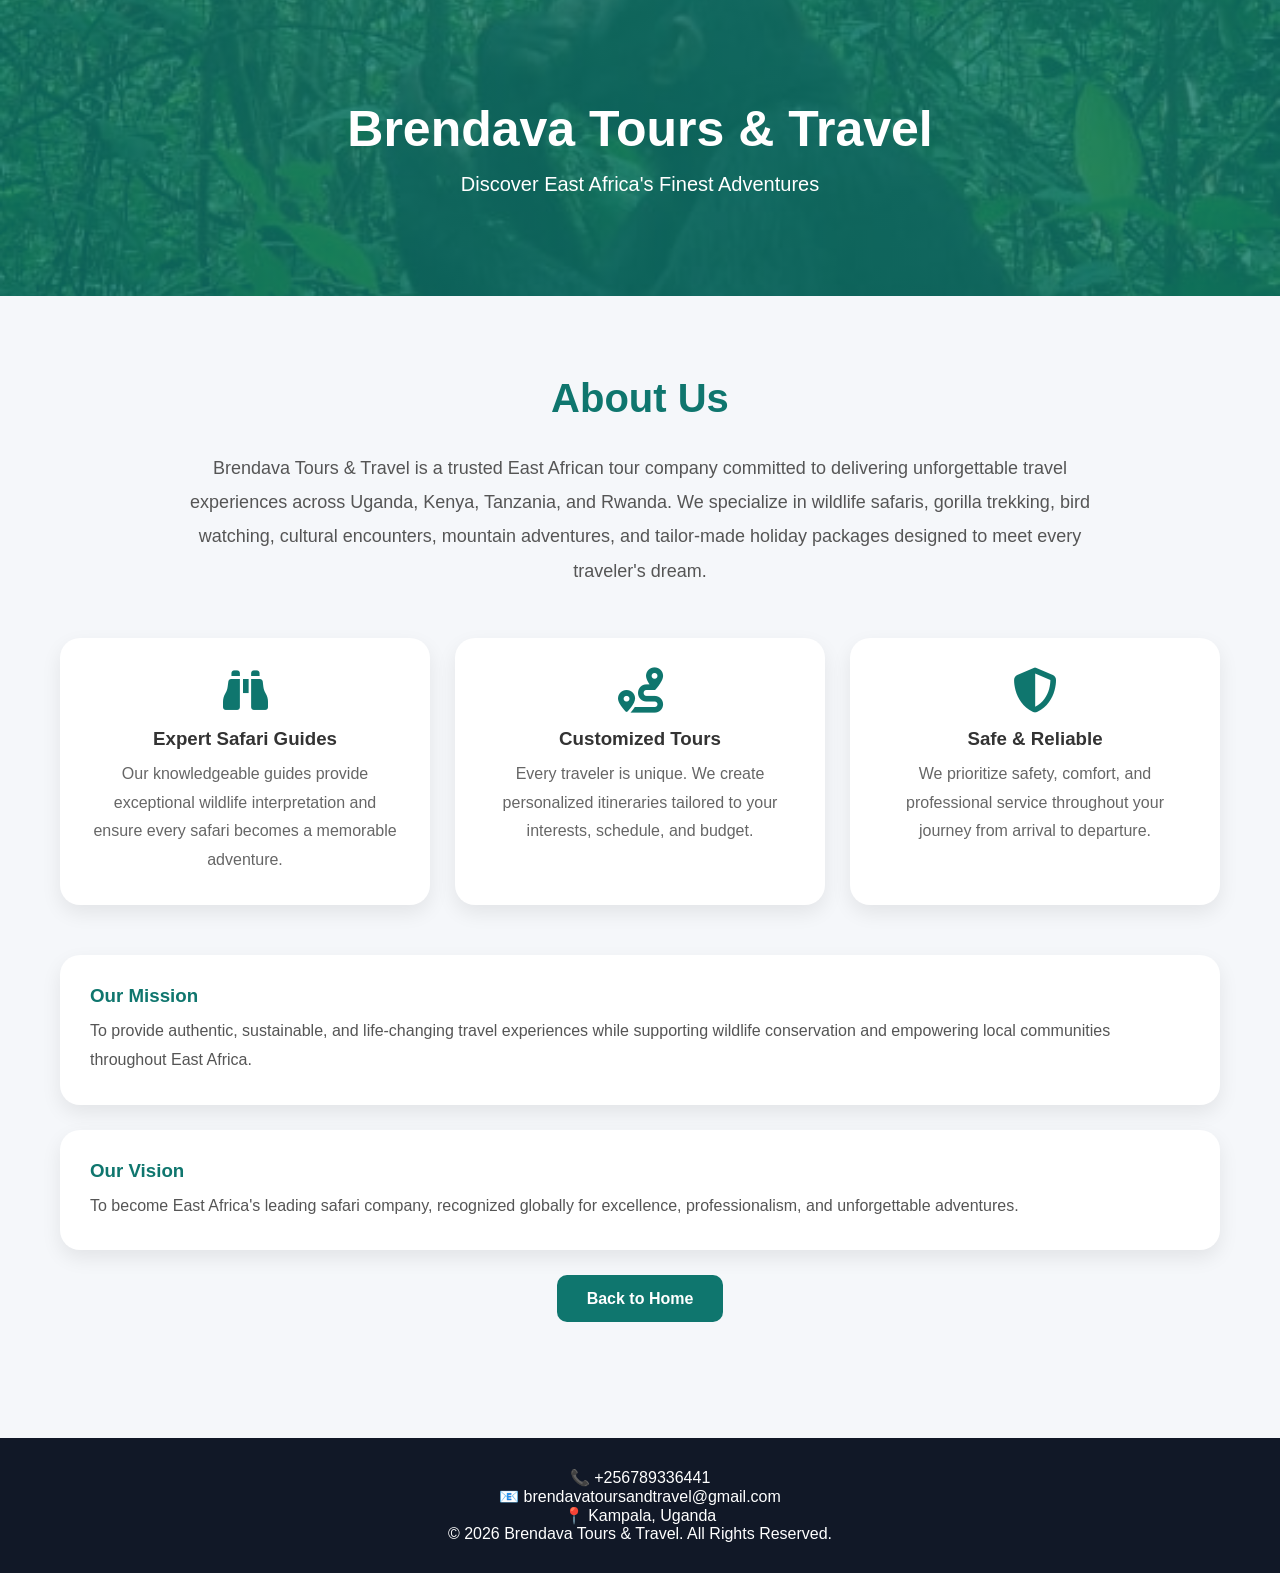
<file: about.html>
<!DOCTYPE html>
<html lang="en">
<head>
<meta charset="UTF-8">
<meta name="viewport" content="width=device-width, initial-scale=1.0">
<title>About Us | Brendava Tours & Travel</title>

<link rel="stylesheet" href="https://cdnjs.cloudflare.com/ajax/libs/font-awesome/6.5.0/css/all.min.css">

<style>
*{
    margin:0;
    padding:0;
    box-sizing:border-box;
}

body{
    font-family:Arial,sans-serif;
    background:#f5f7fa;
    color:#333;
}

header{
    background:linear-gradient(rgba(15,118,110,.8),rgba(15,118,110,.8)),
    url('e41f3c80-4431-44a8-bae2-1b7edfdc10a4.jpeg');
    background-size:cover;
    background-position:center;
    color:white;
    text-align:center;
    padding:100px 20px;
}

header h1{
    font-size:50px;
    margin-bottom:15px;
}

header p{
    font-size:20px;
}

.about-section{
    max-width:1200px;
    margin:auto;
    padding:80px 20px;
}

.about-section h2{
    text-align:center;
    color:#0f766e;
    margin-bottom:30px;
    font-size:40px;
}

.intro{
    text-align:center;
    max-width:900px;
    margin:auto;
    line-height:1.9;
    color:#555;
    font-size:18px;
    margin-bottom:50px;
}

.features{
    display:grid;
    grid-template-columns:repeat(auto-fit,minmax(280px,1fr));
    gap:25px;
    margin-bottom:50px;
}

.card{
    background:white;
    padding:30px;
    border-radius:20px;
    text-align:center;
    box-shadow:0 8px 20px rgba(0,0,0,.08);
    transition:.3s;
}

.card:hover{
    transform:translateY(-8px);
}

.card i{
    font-size:45px;
    color:#0f766e;
    margin-bottom:15px;
}

.card h3{
    margin-bottom:10px;
}

.card p{
    color:#666;
    line-height:1.8;
}

.mission,
.vision{
    background:white;
    padding:30px;
    margin-bottom:25px;
    border-radius:20px;
    box-shadow:0 8px 20px rgba(0,0,0,.08);
}

.mission h3,
.vision h3{
    color:#0f766e;
    margin-bottom:10px;
}

.mission p,
.vision p{
    line-height:1.8;
    color:#555;
}

.cta{
    text-align:center;
    margin-top:40px;
}

.cta a{
    background:#0f766e;
    color:white;
    padding:15px 30px;
    text-decoration:none;
    border-radius:10px;
    font-weight:bold;
}

.cta a:hover{
    background:#115e59;
}

footer{
    background:#111827;
    color:white;
    text-align:center;
    padding:30px;
    margin-top:50px;
}

@media(max-width:768px){

header h1{
    font-size:35px;
}

.about-section h2{
    font-size:30px;
}

.intro{
    font-size:16px;
}

}
</style>
</head>

<body>

<header>
    <h1>Brendava Tours & Travel</h1>
    <p>Discover East Africa's Finest Adventures</p>
</header>

<section class="about-section">

    <h2>About Us</h2>

    <p class="intro">
        Brendava Tours & Travel is a trusted East African tour company committed to delivering unforgettable travel experiences across Uganda, Kenya, Tanzania, and Rwanda. We specialize in wildlife safaris, gorilla trekking, bird watching, cultural encounters, mountain adventures, and tailor-made holiday packages designed to meet every traveler's dream.
    </p>

    <div class="features">

        <div class="card">
            <i class="fas fa-binoculars"></i>
            <h3>Expert Safari Guides</h3>
            <p>
                Our knowledgeable guides provide exceptional wildlife interpretation and ensure every safari becomes a memorable adventure.
            </p>
        </div>

        <div class="card">
            <i class="fas fa-route"></i>
            <h3>Customized Tours</h3>
            <p>
                Every traveler is unique. We create personalized itineraries tailored to your interests, schedule, and budget.
            </p>
        </div>

        <div class="card">
            <i class="fas fa-shield-alt"></i>
            <h3>Safe & Reliable</h3>
            <p>
                We prioritize safety, comfort, and professional service throughout your journey from arrival to departure.
            </p>
        </div>

    </div>

    <div class="mission">
        <h3>Our Mission</h3>
        <p>
            To provide authentic, sustainable, and life-changing travel experiences while supporting wildlife conservation and empowering local communities throughout East Africa.
        </p>
    </div>

    <div class="vision">
        <h3>Our Vision</h3>
        <p>
            To become East Africa's leading safari company, recognized globally for excellence, professionalism, and unforgettable adventures.
        </p>
    </div>

    <div class="cta">
        <a href="index.html">Back to Home</a>
    </div>

</section>

<footer>
    <p>📞 +256789336441</p>
    <p>📧 brendavatoursandtravel@gmail.com</p>
    <p>📍 Kampala, Uganda</p>
    <p>© 2026 Brendava Tours & Travel. All Rights Reserved.</p>
</footer>

</body>
</html>
</file>
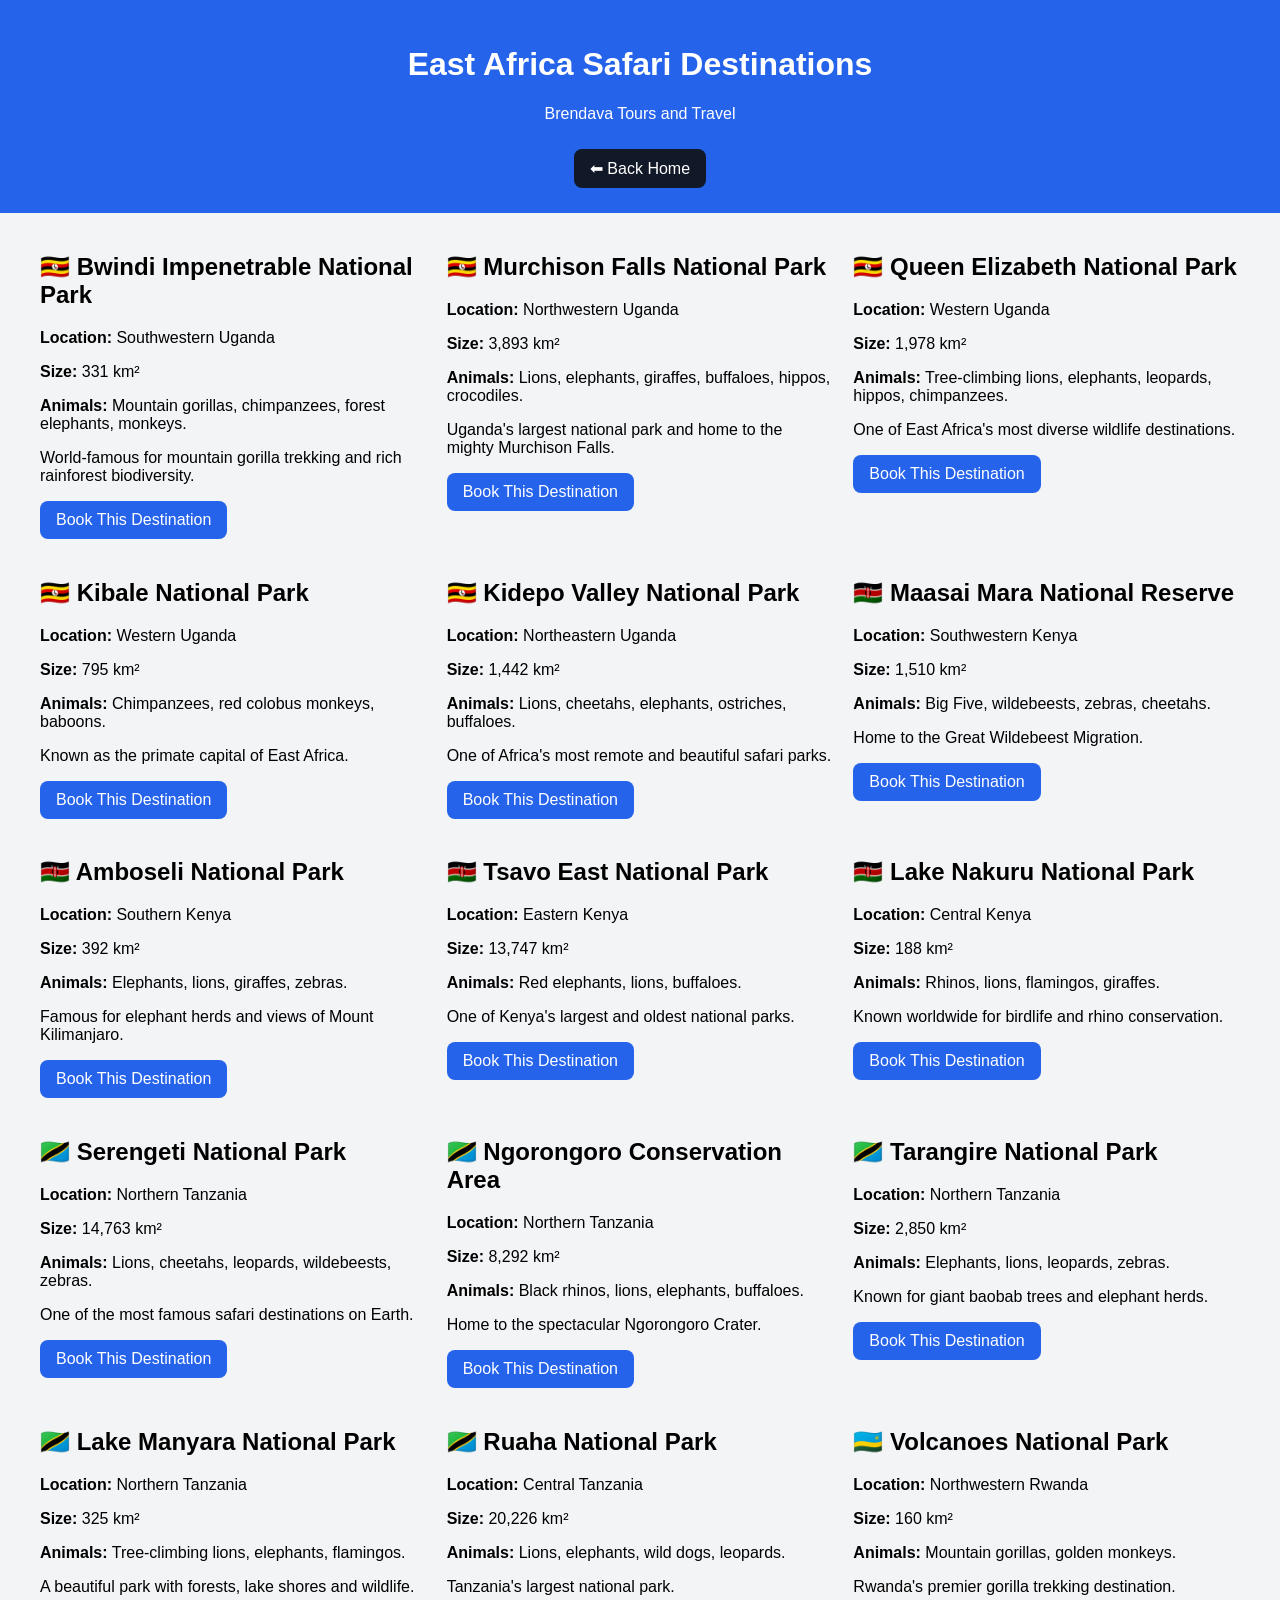
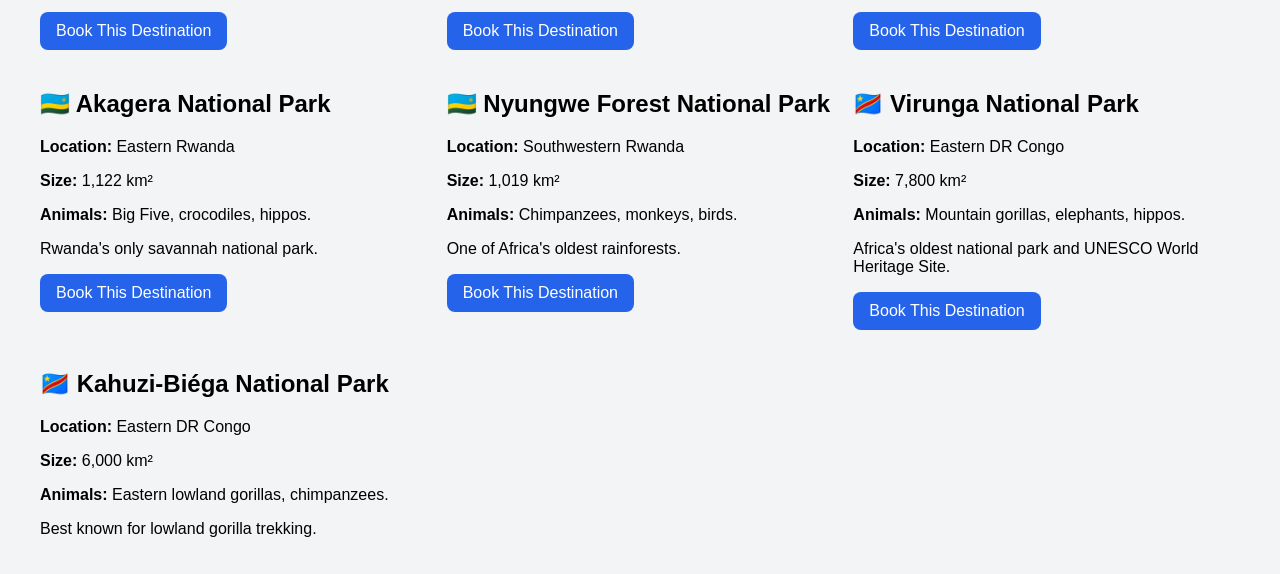
<file: destination.html>
<!DOCTYPE html>

<html lang="en">

<head>

<meta charset="UTF-8">

<meta name="viewport" content="width=device-width, initial-scale=1.0">

<title>Brendava Tours and Travel - Destinations</title>

<style>

body{

    font-family:Arial,sans-serif;

    margin:0;

    background:#f3f4f6;

}

header{

    background:#2563eb;

    color:white;

    padding:25px;

    text-align:center;

}

.container{

    max-width:1200px;

    margin:auto;

    padding:20px;

}

.grid{

    display:grid;

    grid-template-columns:repeat(auto-fit,minmax(320px,1fr));

    gap:20px;

}

.card{

    background:white;

    padding:20px;

    border-radius:12px;

    box-shadow:0 4px 12px rgba(0,0,0,.1);

}

.card h2{

    color:#2563eb;

}

.btn{

    display:inline-block;

    background:#2563eb;

    color:white;

    text-decoration:none;

    padding:10px 16px;

    border-radius:8px;

}
.back-home{
    margin-top:10px;
    display:inline-block;
    background:#111827;
}

.back-home:hover{
    background:#000;
}
</style>

</head>

<body>

<header>
    <h1>East Africa Safari Destinations</h1>
    <p>Brendava Tours and Travel</p>

    <!-- BACK HOME BUTTON -->
    <a href="index.html" class="btn back-home">
        ⬅ Back Home
    </a>

</header>

<div class="container">

<div class="grid">
  <div class="park-card">
  <h2>🇺🇬 Bwindi Impenetrable National Park</h2>
  <p><strong>Location:</strong> Southwestern Uganda</p>
  <p><strong>Size:</strong> 331 km²</p>
  <p><strong>Animals:</strong> Mountain gorillas, chimpanzees, forest elephants, monkeys.</p>
  <p>World-famous for mountain gorilla trekking and rich rainforest biodiversity.</p>
  <a href="index.html#booking" class="btn">Book This Destination</a>
</div>

<div class="park-card">
  <h2>🇺🇬 Murchison Falls National Park</h2>
  <p><strong>Location:</strong> Northwestern Uganda</p>
  <p><strong>Size:</strong> 3,893 km²</p>
  <p><strong>Animals:</strong> Lions, elephants, giraffes, buffaloes, hippos, crocodiles.</p>
  <p>Uganda's largest national park and home to the mighty Murchison Falls.</p>
  <a href="index.html#booking" class="btn">Book This Destination</a>
</div>

<div class="park-card">
  <h2>🇺🇬 Queen Elizabeth National Park</h2>
  <p><strong>Location:</strong> Western Uganda</p>
  <p><strong>Size:</strong> 1,978 km²</p>
  <p><strong>Animals:</strong> Tree-climbing lions, elephants, leopards, hippos, chimpanzees.</p>
  <p>One of East Africa's most diverse wildlife destinations.</p>
  <a href="index.html#booking" class="btn">Book This Destination</a>
</div>

<div class="park-card">
  <h2>🇺🇬 Kibale National Park</h2>
  <p><strong>Location:</strong> Western Uganda</p>
  <p><strong>Size:</strong> 795 km²</p>
  <p><strong>Animals:</strong> Chimpanzees, red colobus monkeys, baboons.</p>
  <p>Known as the primate capital of East Africa.</p>
  <a href="index.html#booking" class="btn">Book This Destination</a>
</div>

<div class="park-card">
  <h2>🇺🇬 Kidepo Valley National Park</h2>
  <p><strong>Location:</strong> Northeastern Uganda</p>
  <p><strong>Size:</strong> 1,442 km²</p>
  <p><strong>Animals:</strong> Lions, cheetahs, elephants, ostriches, buffaloes.</p>
  <p>One of Africa's most remote and beautiful safari parks.</p>
  <a href="index.html#booking" class="btn">Book This Destination</a>
</div>

<div class="park-card">
  <h2>🇰🇪 Maasai Mara National Reserve</h2>
  <p><strong>Location:</strong> Southwestern Kenya</p>
  <p><strong>Size:</strong> 1,510 km²</p>
  <p><strong>Animals:</strong> Big Five, wildebeests, zebras, cheetahs.</p>
  <p>Home to the Great Wildebeest Migration.</p>
  <a href="index.html#booking" class="btn">Book This Destination</a>
</div>

<div class="park-card">
  <h2>🇰🇪 Amboseli National Park</h2>
  <p><strong>Location:</strong> Southern Kenya</p>
  <p><strong>Size:</strong> 392 km²</p>
  <p><strong>Animals:</strong> Elephants, lions, giraffes, zebras.</p>
  <p>Famous for elephant herds and views of Mount Kilimanjaro.</p>
  <a href="index.html#booking" class="btn">Book This Destination</a>
</div>

<div class="park-card">
  <h2>🇰🇪 Tsavo East National Park</h2>
  <p><strong>Location:</strong> Eastern Kenya</p>
  <p><strong>Size:</strong> 13,747 km²</p>
  <p><strong>Animals:</strong> Red elephants, lions, buffaloes.</p>
  <p>One of Kenya's largest and oldest national parks.</p>
  <a href="index.html#booking" class="btn">Book This Destination</a>
</div>

<div class="park-card">
  <h2>🇰🇪 Lake Nakuru National Park</h2>
  <p><strong>Location:</strong> Central Kenya</p>
  <p><strong>Size:</strong> 188 km²</p>
  <p><strong>Animals:</strong> Rhinos, lions, flamingos, giraffes.</p>
  <p>Known worldwide for birdlife and rhino conservation.</p>
  <a href="index.html#booking" class="btn">Book This Destination</a>
</div>

<div class="park-card">
  <h2>🇹🇿 Serengeti National Park</h2>
  <p><strong>Location:</strong> Northern Tanzania</p>
  <p><strong>Size:</strong> 14,763 km²</p>
  <p><strong>Animals:</strong> Lions, cheetahs, leopards, wildebeests, zebras.</p>
  <p>One of the most famous safari destinations on Earth.</p>
  <a href="index.html#booking" class="btn">Book This Destination</a>
</div>

<div class="park-card">
  <h2>🇹🇿 Ngorongoro Conservation Area</h2>
  <p><strong>Location:</strong> Northern Tanzania</p>
  <p><strong>Size:</strong> 8,292 km²</p>
  <p><strong>Animals:</strong> Black rhinos, lions, elephants, buffaloes.</p>
  <p>Home to the spectacular Ngorongoro Crater.</p>
  <a href="index.html#booking" class="btn">Book This Destination</a>
</div>

<div class="park-card">
  <h2>🇹🇿 Tarangire National Park</h2>
  <p><strong>Location:</strong> Northern Tanzania</p>
  <p><strong>Size:</strong> 2,850 km²</p>
  <p><strong>Animals:</strong> Elephants, lions, leopards, zebras.</p>
  <p>Known for giant baobab trees and elephant herds.</p>
  <a href="index.html#booking" class="btn">Book This Destination</a>
</div>

<div class="park-card">
  <h2>🇹🇿 Lake Manyara National Park</h2>
  <p><strong>Location:</strong> Northern Tanzania</p>
  <p><strong>Size:</strong> 325 km²</p>
  <p><strong>Animals:</strong> Tree-climbing lions, elephants, flamingos.</p>
  <p>A beautiful park with forests, lake shores and wildlife.</p>
  <a href="index.html#booking" class="btn">Book This Destination</a>
</div>

<div class="park-card">
  <h2>🇹🇿 Ruaha National Park</h2>
  <p><strong>Location:</strong> Central Tanzania</p>
  <p><strong>Size:</strong> 20,226 km²</p>
  <p><strong>Animals:</strong> Lions, elephants, wild dogs, leopards.</p>
  <p>Tanzania's largest national park.</p>
  <a href="index.html#booking" class="btn">Book This Destination</a>
</div>

<div class="park-card">
  <h2>🇷🇼 Volcanoes National Park</h2>
  <p><strong>Location:</strong> Northwestern Rwanda</p>
  <p><strong>Size:</strong> 160 km²</p>
  <p><strong>Animals:</strong> Mountain gorillas, golden monkeys.</p>
  <p>Rwanda's premier gorilla trekking destination.</p>
  <a href="index.html#booking" class="btn">Book This Destination</a>
</div>

<div class="park-card">
  <h2>🇷🇼 Akagera National Park</h2>
  <p><strong>Location:</strong> Eastern Rwanda</p>
  <p><strong>Size:</strong> 1,122 km²</p>
  <p><strong>Animals:</strong> Big Five, crocodiles, hippos.</p>
  <p>Rwanda's only savannah national park.</p>
  <a href="index.html#booking" class="btn">Book This Destination</a>
</div>

<div class="park-card">
  <h2>🇷🇼 Nyungwe Forest National Park</h2>
  <p><strong>Location:</strong> Southwestern Rwanda</p>
  <p><strong>Size:</strong> 1,019 km²</p>
  <p><strong>Animals:</strong> Chimpanzees, monkeys, birds.</p>
  <p>One of Africa's oldest rainforests.</p>
  <a href="index.html#booking" class="btn">Book This Destination</a>
</div>

<div class="park-card">
  <h2>🇨🇩 Virunga National Park</h2>
  <p><strong>Location:</strong> Eastern DR Congo</p>
  <p><strong>Size:</strong> 7,800 km²</p>
  <p><strong>Animals:</strong> Mountain gorillas, elephants, hippos.</p>
  <p>Africa's oldest national park and UNESCO World Heritage Site.</p>
  <a href="index.html#booking" class="btn">Book This Destination</a>
</div>

<div class="park-card">
  <h2>🇨🇩 Kahuzi-Biéga National Park</h2>
  <p><strong>Location:</strong> Eastern DR Congo</p>
  <p><strong>Size:</strong> 6,000 km²</p>
  <p><strong>Animals:</strong> Eastern lowland gorillas, chimpanzees.</p>
  <p>Best known for lowland gorilla trekking.</p>

</div>
</div>

</div>

</body>

</html>
</file>
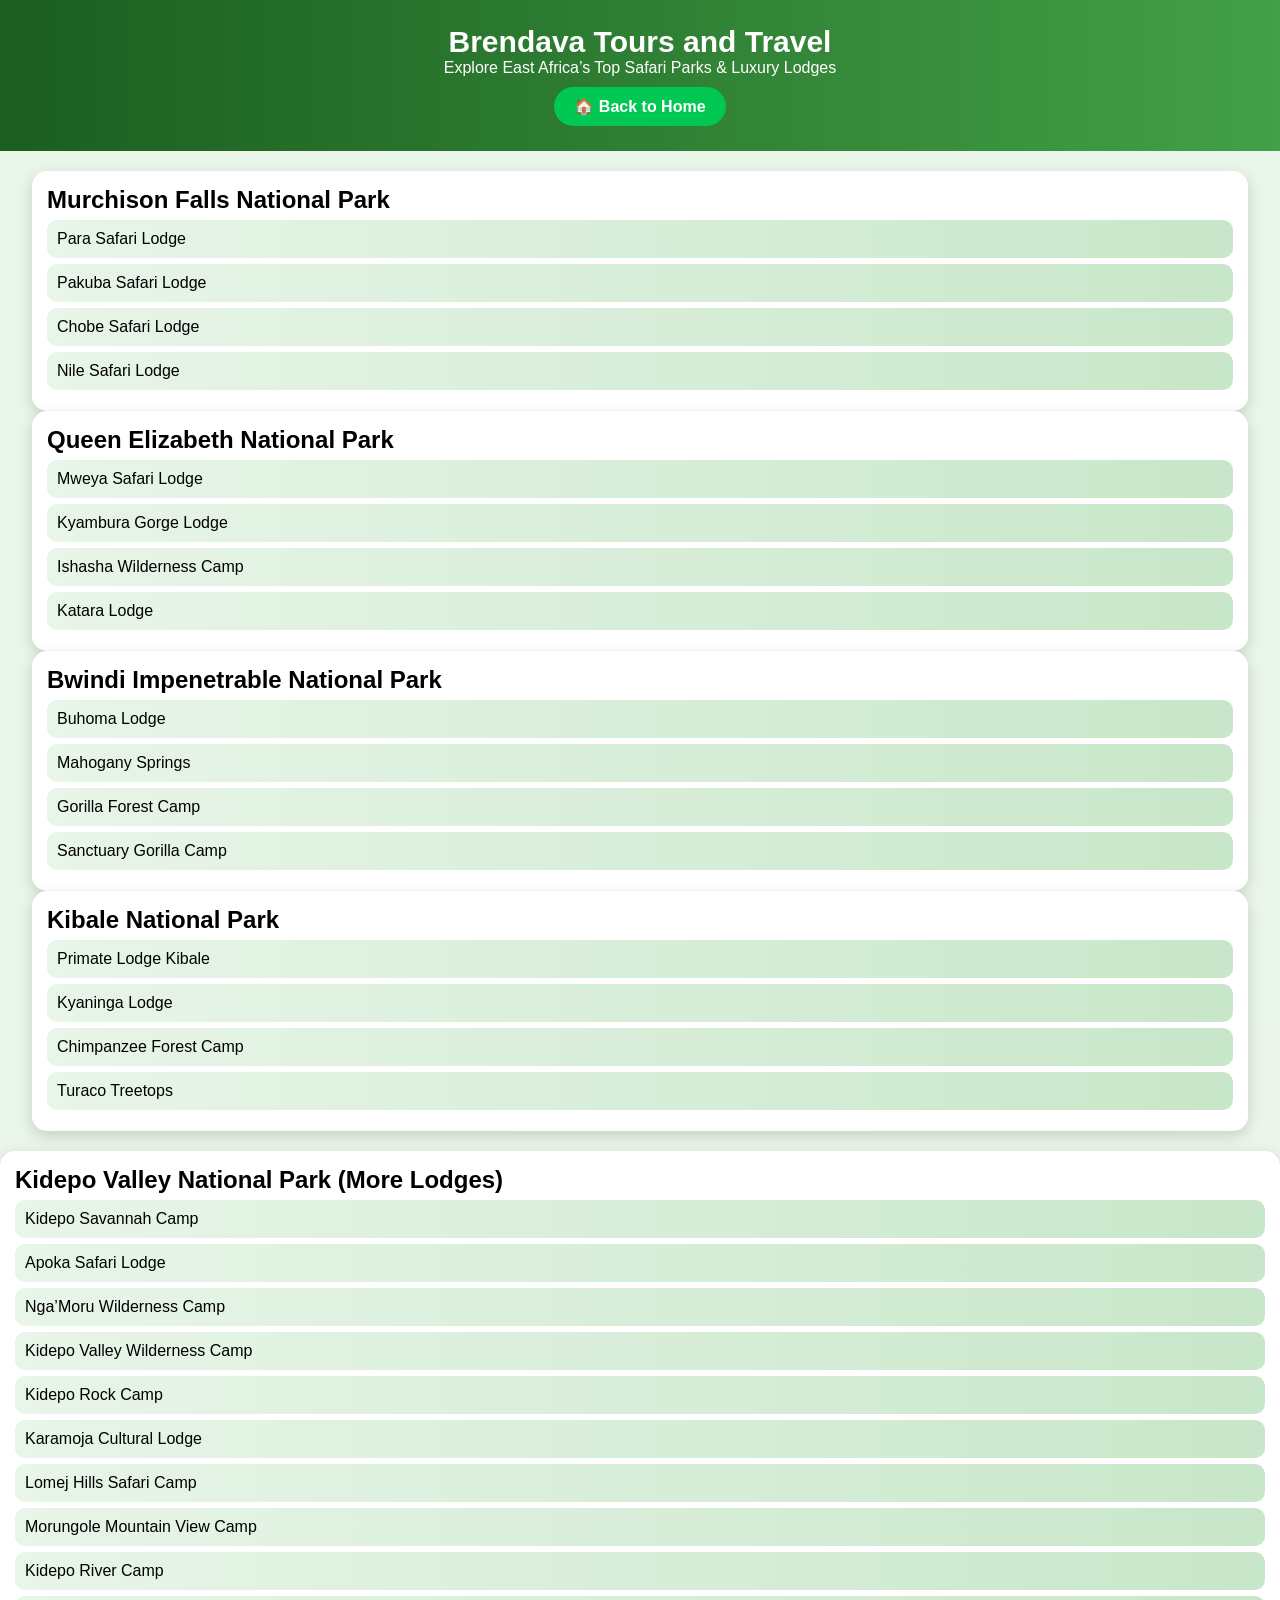
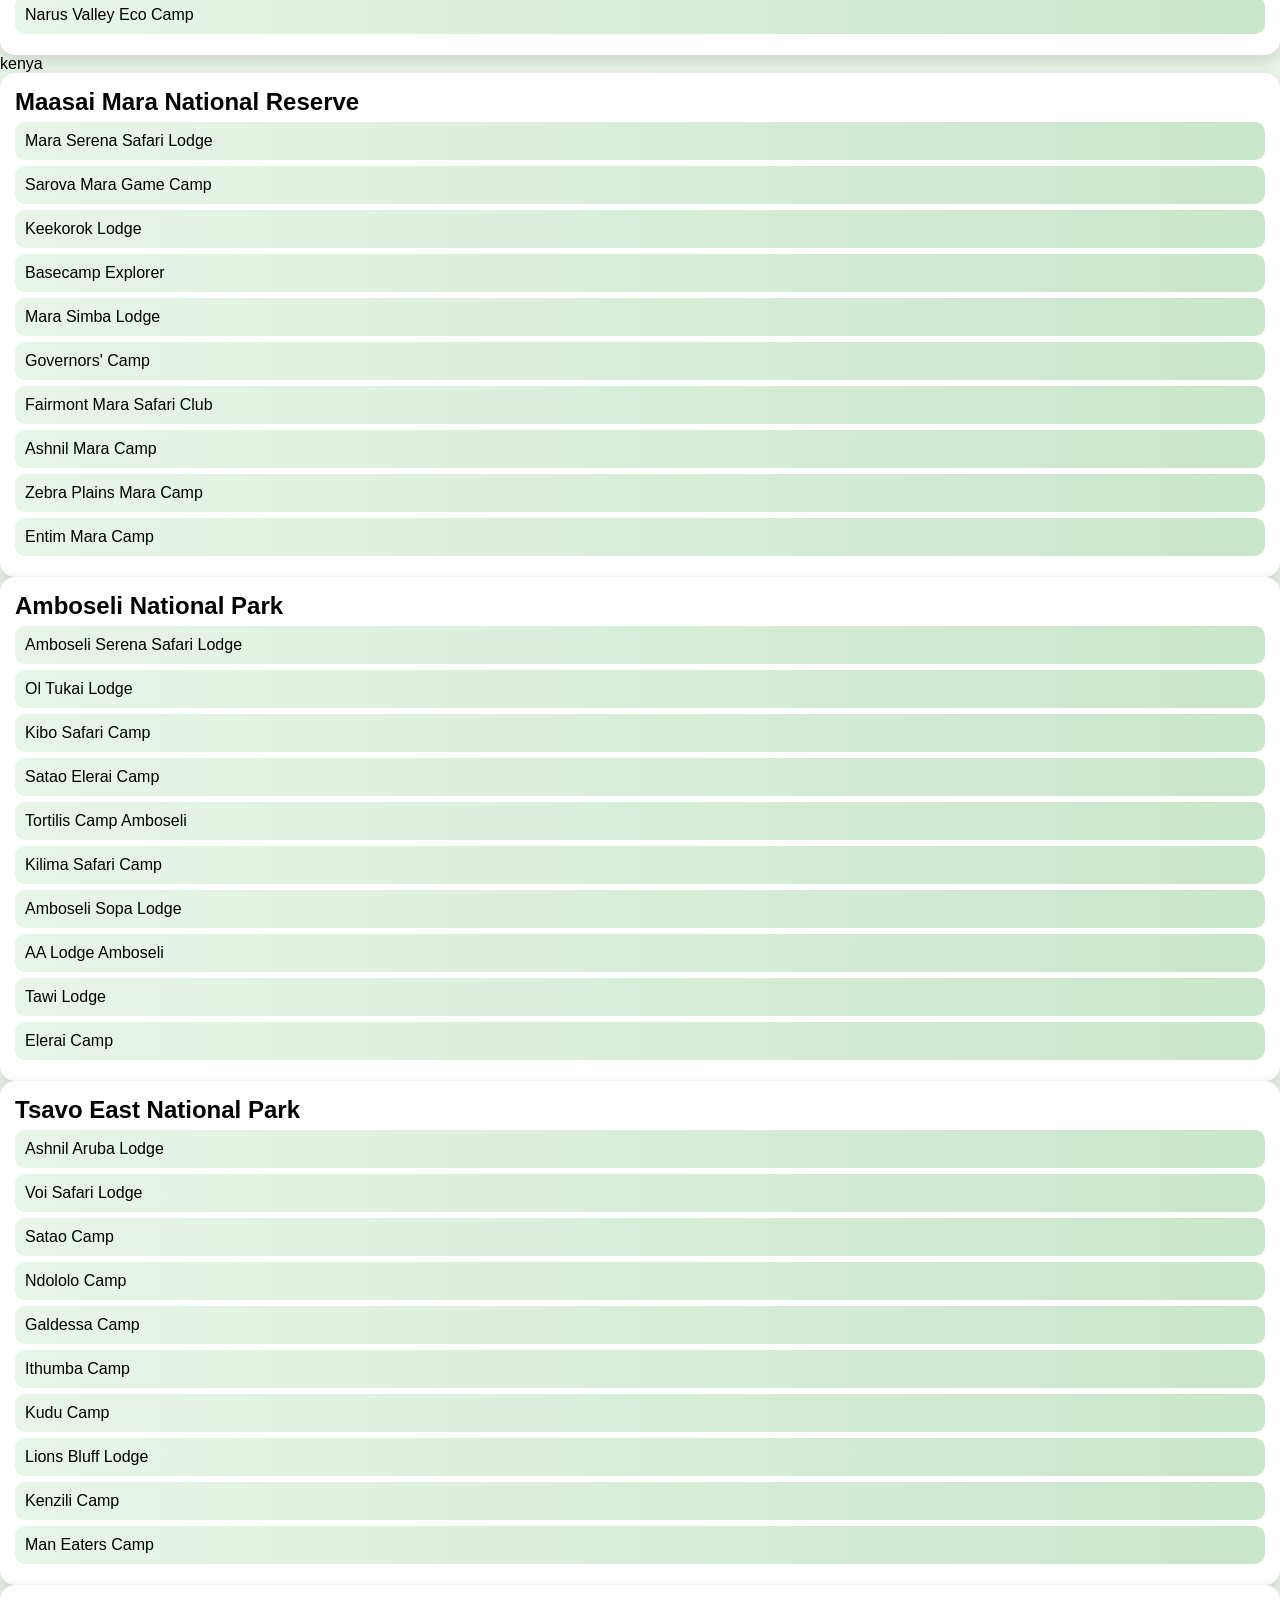
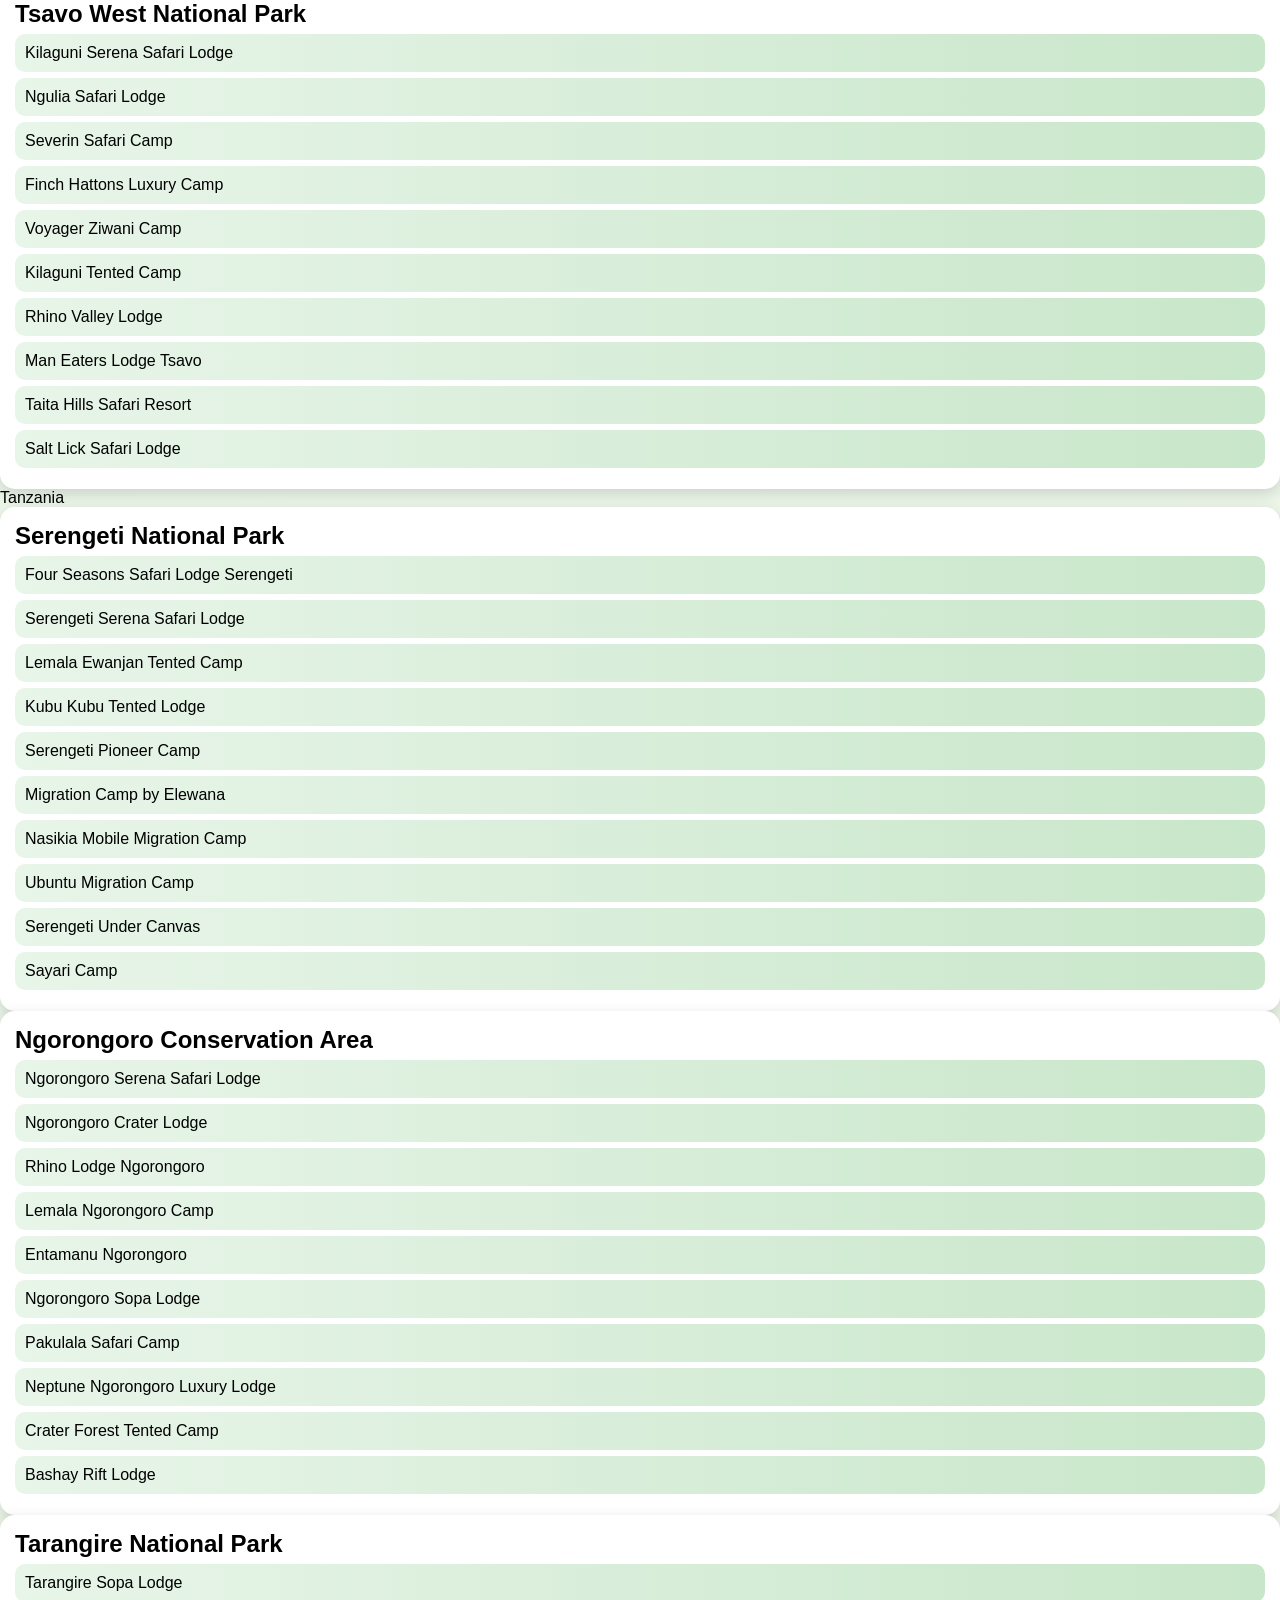
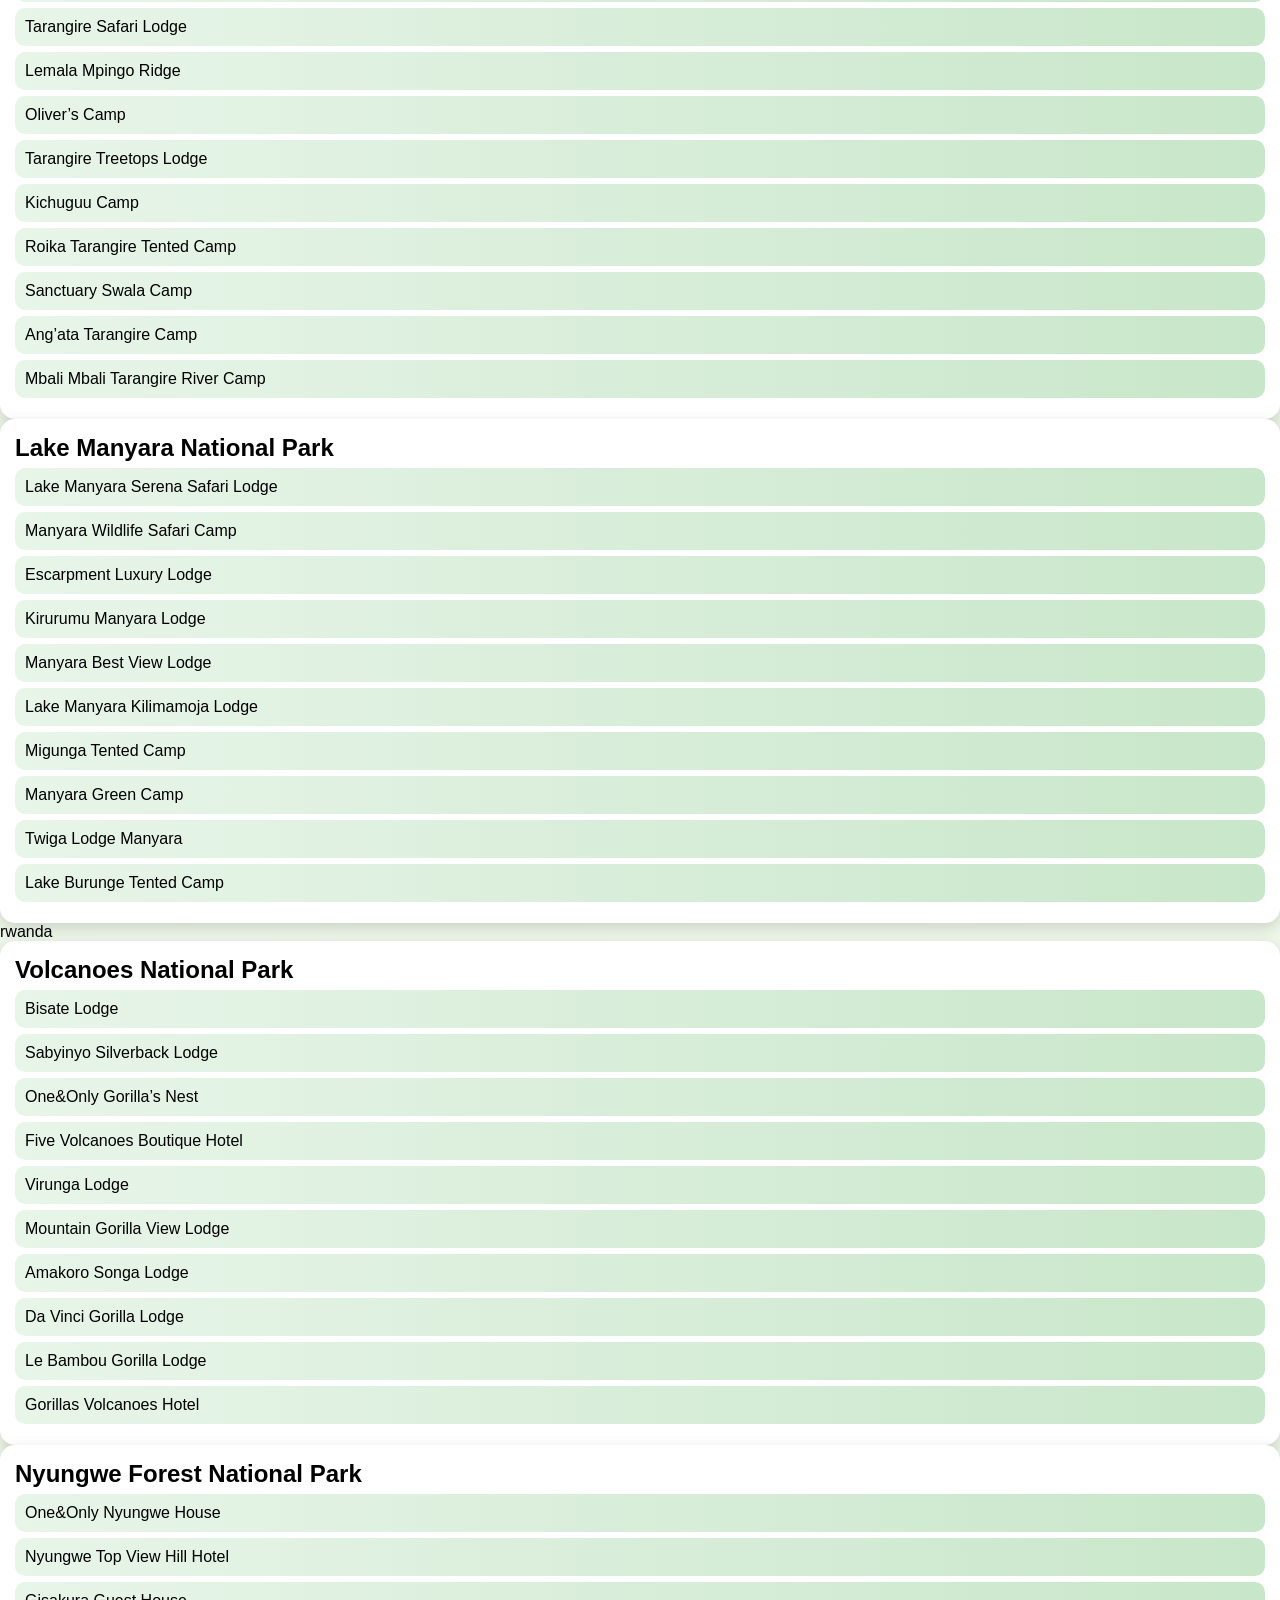
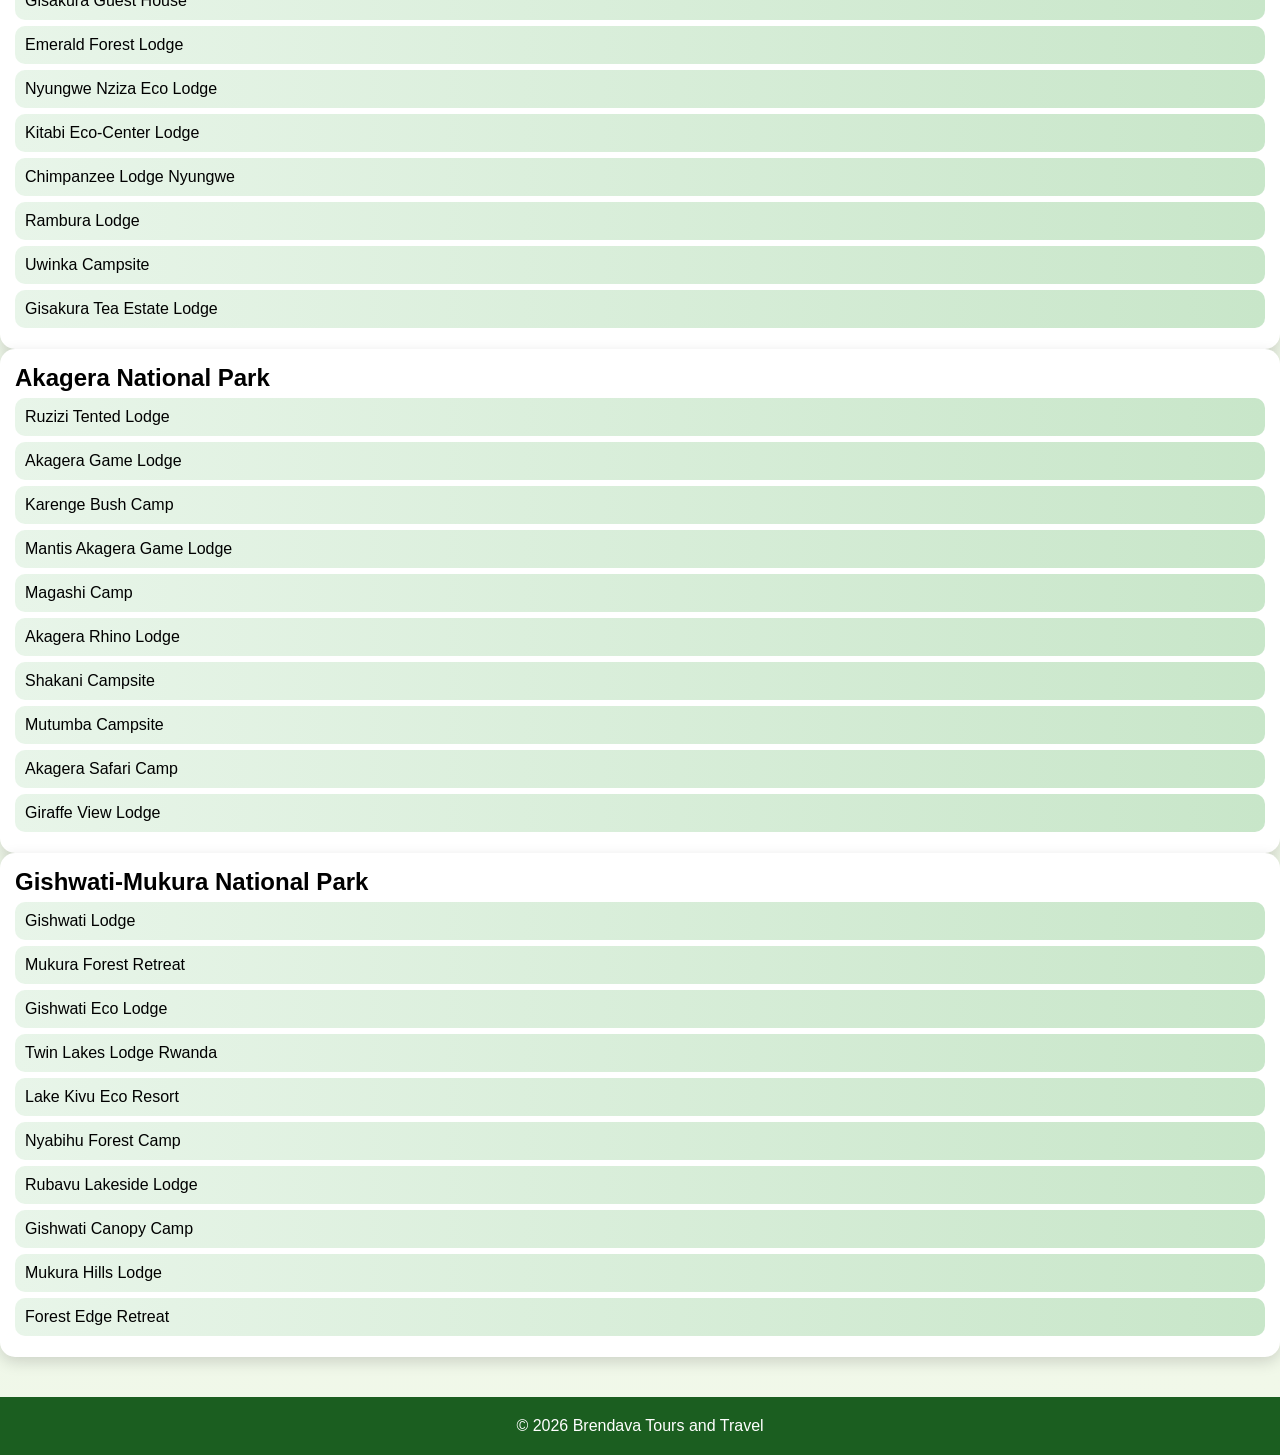
<file: lodge.html>
<!DOCTYPE html>
<html lang="en">
<head>
<meta charset="UTF-8">
<meta name="viewport" content="width=device-width, initial-scale=1.0">
<title>Brendava Tours and Travel</title>

<style>
*{
  margin:0;
  padding:0;
  box-sizing:border-box;
  font-family: Arial, sans-serif;
}

body{
  background: linear-gradient(135deg,#e8f5e9,#f1f8e9);
}

/* HEADER */
header{
  background: linear-gradient(90deg,#1b5e20,#43a047);
  color:white;
  text-align:center;
  padding:25px;
}

header h1{
  font-size:30px;
}

.home-btn{
  display:inline-block;
  margin-top:10px;
  padding:10px 20px;
  background:#00c853;
  color:white;
  border-radius:25px;
  text-decoration:none;
  font-weight:bold;
}

/* CONTAINER */
.container{
  width:95%;
  margin:auto;
  padding:20px 0;
}

/* PARK SECTION */
.country-title{
  background:#2e7d32;
  color:white;
  padding:12px;
  margin-top:30px;
  border-radius:10px;
  font-size:20px;
}

/* PARK GRID */
.parks{
  display:grid;
  grid-template-columns:repeat(auto-fit,minmax(300px,1fr));
  gap:20px;
  margin-top:15px;
}

/* PARK CARD */
.park{
  background:white;
  border-radius:15px;
  padding:15px;
  box-shadow:0 5px 15px rgba(0,0,0,0.15);
  transition:0.3s;
}

.park:hover{
  transform:translateY(-5px);
}

.park h3{
  color:#1b5e20;
  margin-bottom:10px;
}

/* LODGES */
.lodge{
  background:linear-gradient(90deg,#e8f5e9,#c8e6c9);
  margin:6px 0;
  padding:10px;
  border-radius:10px;
  transition:0.3s;
}

.lodge:hover{
  background:#a5d6a7;
  transform:scale(1.02);
}

/* FOOTER */
footer{
  background:#1b5e20;
  color:white;
  text-align:center;
  padding:20px;
  margin-top:40px;
}
</style>
</head>

<body>

<header>
  <h1>Brendava Tours and Travel</h1>
  <p>Explore East Africa’s Top Safari Parks & Luxury Lodges</p>
  <a href="index.html" class="home-btn">🏠 Back to Home</a>
</header>

<div class="container">

<!-- ===== PARKS SECTION ===== -->

<div class="park">
<h2>Murchison Falls National Park</h2>
<div class="lodges">
<div class="lodge">Para Safari Lodge</div>
<div class="lodge">Pakuba Safari Lodge</div>
<div class="lodge">Chobe Safari Lodge</div>
<div class="lodge">Nile Safari Lodge</div>
</div>
</div>

<div class="park">
<h2>Queen Elizabeth National Park</h2>
<div class="lodges">
<div class="lodge">Mweya Safari Lodge</div>
<div class="lodge">Kyambura Gorge Lodge</div>
<div class="lodge">Ishasha Wilderness Camp</div>
<div class="lodge">Katara Lodge</div>
</div>
</div>

<div class="park">
<h2>Bwindi Impenetrable National Park</h2>
<div class="lodges">
<div class="lodge">Buhoma Lodge</div>
<div class="lodge">Mahogany Springs</div>
<div class="lodge">Gorilla Forest Camp</div>
<div class="lodge">Sanctuary Gorilla Camp</div>
</div>
</div>

<div class="park">
<h2>Kibale National Park</h2>
<div class="lodges">
<div class="lodge">Primate Lodge Kibale</div>
<div class="lodge">Kyaninga Lodge</div>
<div class="lodge">Chimpanzee Forest Camp</div>
<div class="lodge">Turaco Treetops</div>
</div>
</div>
</div>
    <div class="park">
<h2>Kidepo Valley National Park (More Lodges)</h2>
<div class="lodges">
<div class="lodge">Kidepo Savannah Camp</div>
<div class="lodge">Apoka Safari Lodge</div>
<div class="lodge">Nga’Moru Wilderness Camp</div>
<div class="lodge">Kidepo Valley Wilderness Camp</div>
<div class="lodge">Kidepo Rock Camp</div>
<div class="lodge">Karamoja Cultural Lodge</div>
<div class="lodge">Lomej Hills Safari Camp</div>
<div class="lodge">Morungole Mountain View Camp</div>
<div class="lodge">Kidepo River Camp</div>
<div class="lodge">Narus Valley Eco Camp</div>
</div>
</div>
    kenya
   <div class="park">
<h2>Maasai Mara National Reserve</h2>
<div class="lodges">
<div class="lodge">Mara Serena Safari Lodge</div>
<div class="lodge">Sarova Mara Game Camp</div>
<div class="lodge">Keekorok Lodge</div>
<div class="lodge">Basecamp Explorer</div>
<div class="lodge">Mara Simba Lodge</div>
<div class="lodge">Governors' Camp</div>
<div class="lodge">Fairmont Mara Safari Club</div>
<div class="lodge">Ashnil Mara Camp</div>
<div class="lodge">Zebra Plains Mara Camp</div>
<div class="lodge">Entim Mara Camp</div>
</div>
</div>

<div class="park">
<h2>Amboseli National Park</h2>
<div class="lodges">
<div class="lodge">Amboseli Serena Safari Lodge</div>
<div class="lodge">Ol Tukai Lodge</div>
<div class="lodge">Kibo Safari Camp</div>
<div class="lodge">Satao Elerai Camp</div>
<div class="lodge">Tortilis Camp Amboseli</div>
<div class="lodge">Kilima Safari Camp</div>
<div class="lodge">Amboseli Sopa Lodge</div>
<div class="lodge">AA Lodge Amboseli</div>
<div class="lodge">Tawi Lodge</div>
<div class="lodge">Elerai Camp</div>
</div>
</div>

<div class="park">
<h2>Tsavo East National Park</h2>
<div class="lodges">
<div class="lodge">Ashnil Aruba Lodge</div>
<div class="lodge">Voi Safari Lodge</div>
<div class="lodge">Satao Camp</div>
<div class="lodge">Ndololo Camp</div>
<div class="lodge">Galdessa Camp</div>
<div class="lodge">Ithumba Camp</div>
<div class="lodge">Kudu Camp</div>
<div class="lodge">Lions Bluff Lodge</div>
<div class="lodge">Kenzili Camp</div>
<div class="lodge">Man Eaters Camp</div>
</div>
</div>

<div class="park">
<h2>Tsavo West National Park</h2>
<div class="lodges">
<div class="lodge">Kilaguni Serena Safari Lodge</div>
<div class="lodge">Ngulia Safari Lodge</div>
<div class="lodge">Severin Safari Camp</div>
<div class="lodge">Finch Hattons Luxury Camp</div>
<div class="lodge">Voyager Ziwani Camp</div>
<div class="lodge">Kilaguni Tented Camp</div>
<div class="lodge">Rhino Valley Lodge</div>
<div class="lodge">Man Eaters Lodge Tsavo</div>
<div class="lodge">Taita Hills Safari Resort</div>
<div class="lodge">Salt Lick Safari Lodge</div>
</div>
</div>
    Tanzania
    <div class="park">      
<h2>Serengeti National Park</h2>
<div class="lodges">
<div class="lodge">Four Seasons Safari Lodge Serengeti</div>
<div class="lodge">Serengeti Serena Safari Lodge</div>
<div class="lodge">Lemala Ewanjan Tented Camp</div>
<div class="lodge">Kubu Kubu Tented Lodge</div>
<div class="lodge">Serengeti Pioneer Camp</div>
<div class="lodge">Migration Camp by Elewana</div>
<div class="lodge">Nasikia Mobile Migration Camp</div>
<div class="lodge">Ubuntu Migration Camp</div>
<div class="lodge">Serengeti Under Canvas</div>
<div class="lodge">Sayari Camp</div>
</div>
</div>

<div class="park">
<h2>Ngorongoro Conservation Area</h2>
<div class="lodges">
<div class="lodge">Ngorongoro Serena Safari Lodge</div>
<div class="lodge">Ngorongoro Crater Lodge</div>
<div class="lodge">Rhino Lodge Ngorongoro</div>
<div class="lodge">Lemala Ngorongoro Camp</div>
<div class="lodge">Entamanu Ngorongoro</div>
<div class="lodge">Ngorongoro Sopa Lodge</div>
<div class="lodge">Pakulala Safari Camp</div>
<div class="lodge">Neptune Ngorongoro Luxury Lodge</div>
<div class="lodge">Crater Forest Tented Camp</div>
<div class="lodge">Bashay Rift Lodge</div>
</div>
</div>

<div class="park">
<h2>Tarangire National Park</h2>
<div class="lodges">
<div class="lodge">Tarangire Sopa Lodge</div>
<div class="lodge">Tarangire Safari Lodge</div>
<div class="lodge">Lemala Mpingo Ridge</div>
<div class="lodge">Oliver’s Camp</div>
<div class="lodge">Tarangire Treetops Lodge</div>
<div class="lodge">Kichuguu Camp</div>
<div class="lodge">Roika Tarangire Tented Camp</div>
<div class="lodge">Sanctuary Swala Camp</div>
<div class="lodge">Ang’ata Tarangire Camp</div>
<div class="lodge">Mbali Mbali Tarangire River Camp</div>
</div>
</div>

<div class="park">
<h2>Lake Manyara National Park</h2>
<div class="lodges">
<div class="lodge">Lake Manyara Serena Safari Lodge</div>
<div class="lodge">Manyara Wildlife Safari Camp</div>
<div class="lodge">Escarpment Luxury Lodge</div>
<div class="lodge">Kirurumu Manyara Lodge</div>
<div class="lodge">Manyara Best View Lodge</div>
<div class="lodge">Lake Manyara Kilimamoja Lodge</div>
<div class="lodge">Migunga Tented Camp</div>
<div class="lodge">Manyara Green Camp</div>
<div class="lodge">Twiga Lodge Manyara</div>
<div class="lodge">Lake Burunge Tented Camp</div>
</div>
</div>
    rwanda
<div class="park">
<h2>Volcanoes National Park</h2>
<div class="lodges">
<div class="lodge">Bisate Lodge</div>
<div class="lodge">Sabyinyo Silverback Lodge</div>
<div class="lodge">One&Only Gorilla’s Nest</div>
<div class="lodge">Five Volcanoes Boutique Hotel</div>
<div class="lodge">Virunga Lodge</div>
<div class="lodge">Mountain Gorilla View Lodge</div>
<div class="lodge">Amakoro Songa Lodge</div>
<div class="lodge">Da Vinci Gorilla Lodge</div>
<div class="lodge">Le Bambou Gorilla Lodge</div>
<div class="lodge">Gorillas Volcanoes Hotel</div>
</div>
</div>

<div class="park">
<h2>Nyungwe Forest National Park</h2>
<div class="lodges">
<div class="lodge">One&Only Nyungwe House</div>
<div class="lodge">Nyungwe Top View Hill Hotel</div>
<div class="lodge">Gisakura Guest House</div>
<div class="lodge">Emerald Forest Lodge</div>
<div class="lodge">Nyungwe Nziza Eco Lodge</div>
<div class="lodge">Kitabi Eco-Center Lodge</div>
<div class="lodge">Chimpanzee Lodge Nyungwe</div>
<div class="lodge">Rambura Lodge</div>
<div class="lodge">Uwinka Campsite</div>
<div class="lodge">Gisakura Tea Estate Lodge</div>
</div>
</div>

<div class="park">
<h2>Akagera National Park</h2>
<div class="lodges">
<div class="lodge">Ruzizi Tented Lodge</div>
<div class="lodge">Akagera Game Lodge</div>
<div class="lodge">Karenge Bush Camp</div>
<div class="lodge">Mantis Akagera Game Lodge</div>
<div class="lodge">Magashi Camp</div>
<div class="lodge">Akagera Rhino Lodge</div>
<div class="lodge">Shakani Campsite</div>
<div class="lodge">Mutumba Campsite</div>
<div class="lodge">Akagera Safari Camp</div>
<div class="lodge">Giraffe View Lodge</div>
</div>
</div>

<div class="park">
<h2>Gishwati-Mukura National Park</h2>
<div class="lodges">
<div class="lodge">Gishwati Lodge</div>
<div class="lodge">Mukura Forest Retreat</div>
<div class="lodge">Gishwati Eco Lodge</div>
<div class="lodge">Twin Lakes Lodge Rwanda</div>
<div class="lodge">Lake Kivu Eco Resort</div>
<div class="lodge">Nyabihu Forest Camp</div>
<div class="lodge">Rubavu Lakeside Lodge</div>
<div class="lodge">Gishwati Canopy Camp</div>
<div class="lodge">Mukura Hills Lodge</div>
<div class="lodge">Forest Edge Retreat</div>
</div>
</div>

<footer>
© 2026 Brendava Tours and Travel
</footer>
<script>
// ===== SCROLL ANIMATION =====
const parks = document.querySelectorAll('.park');
const lodges = document.querySelectorAll('.lodge');

function showOnScroll() {
    const triggerBottom = window.innerHeight * 0.85;

    parks.forEach(p => {
        const top = p.getBoundingClientRect().top;
        if(top < triggerBottom) {
            p.classList.add('show');

            // animate lodges inside
            let items = p.querySelectorAll('.lodge');
            items.forEach((l, i) => {
                setTimeout(() => {
                    l.classList.add('show');
                }, i * 150);
            });
        }
    });
}

window.addEventListener('scroll', showOnScroll);
window.addEventListener('load', showOnScroll);
</script>

</body>
</html>
</file>
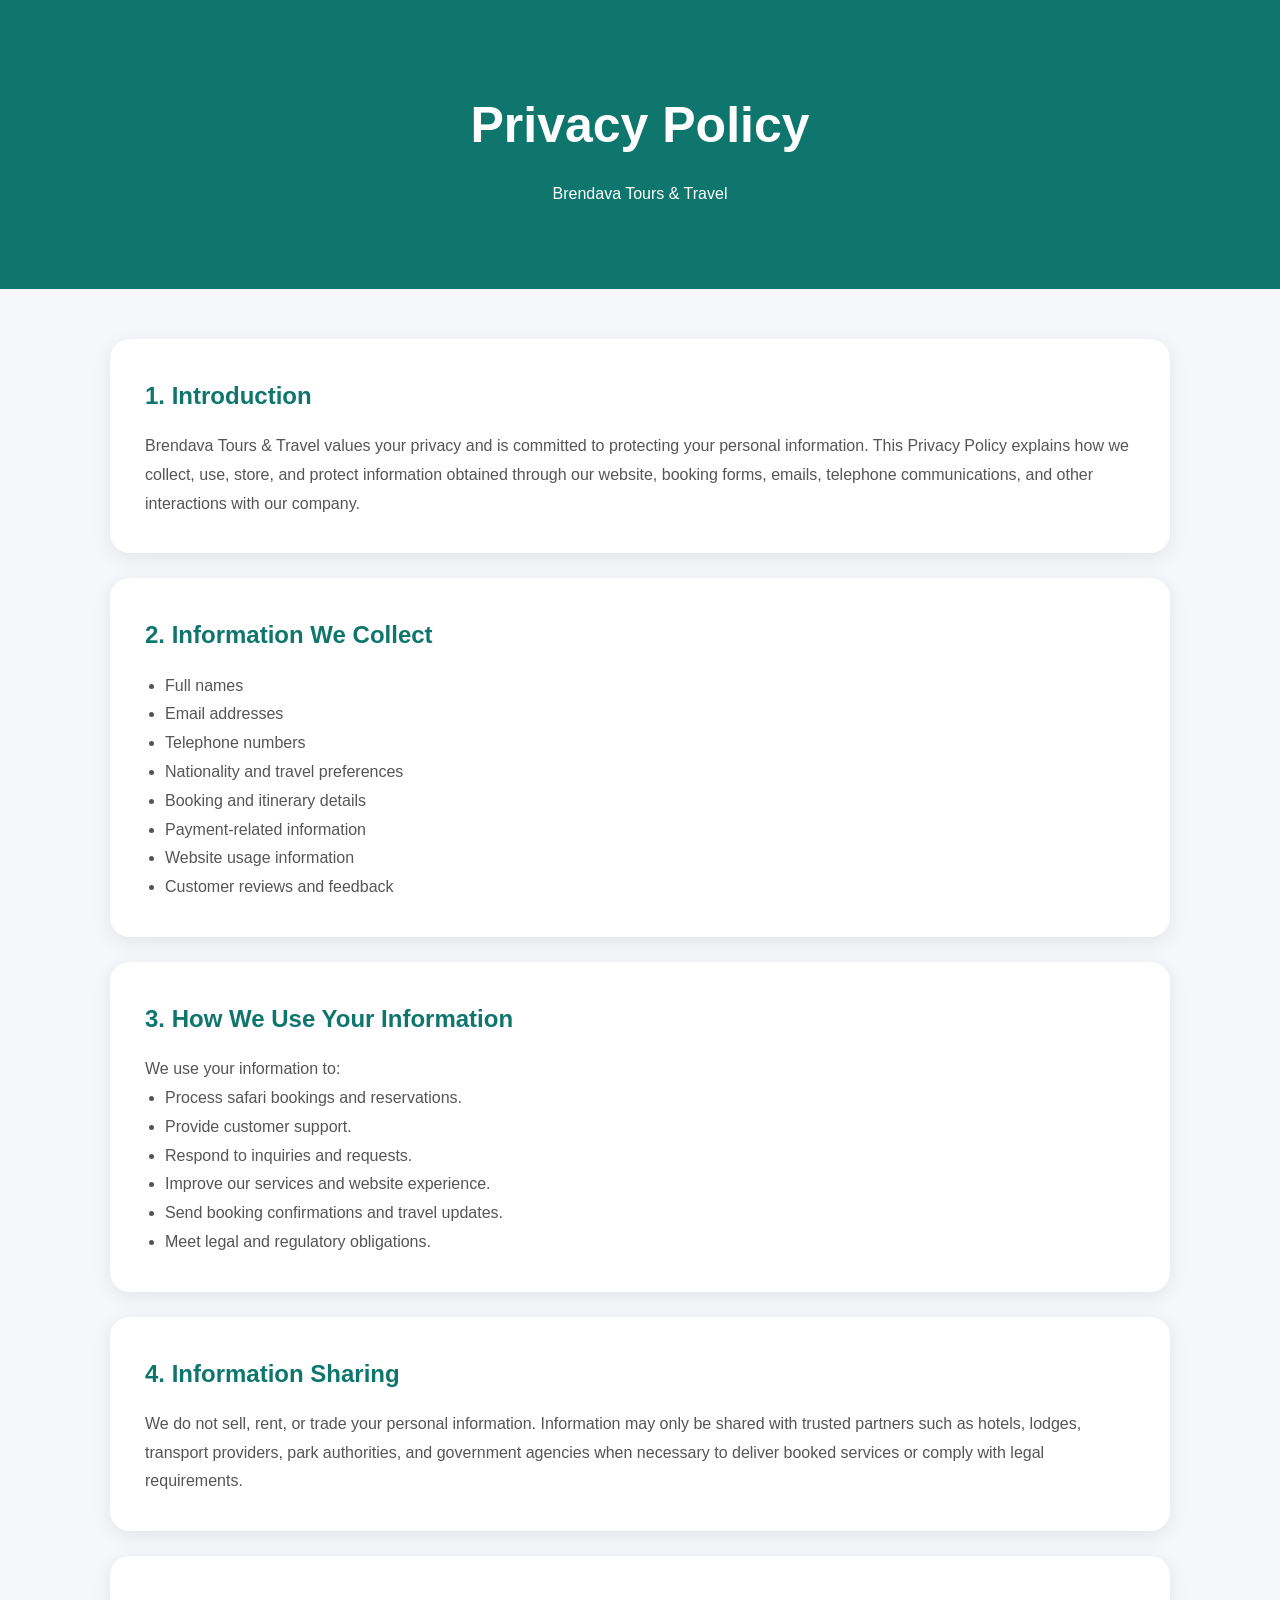
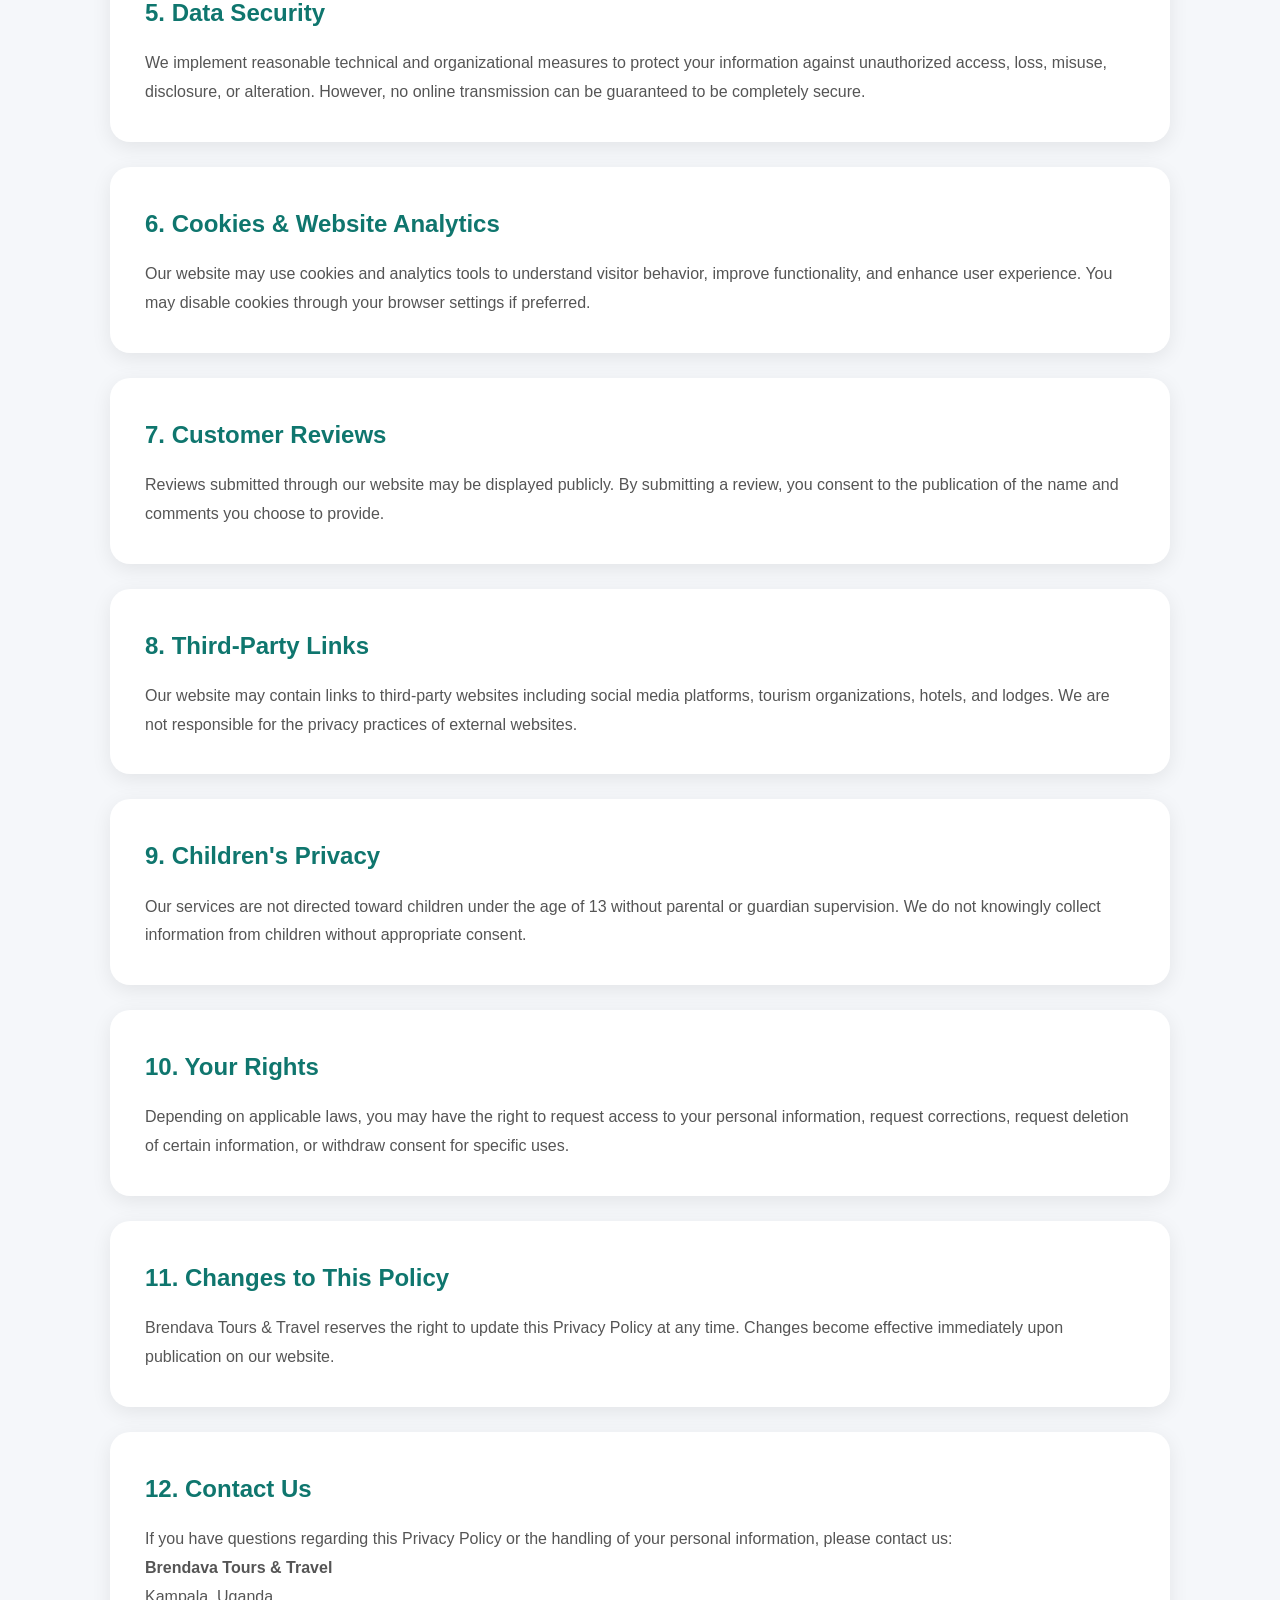
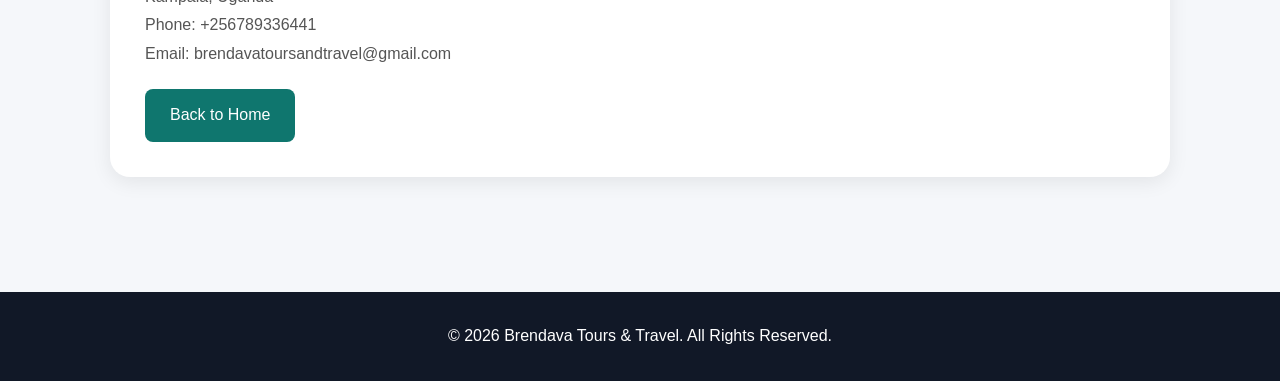
<file: privacy.html>
<!DOCTYPE html>
<html lang="en">
<head>
<meta charset="UTF-8">
<meta name="viewport" content="width=device-width, initial-scale=1.0">
<title>Privacy Policy | Brendava Tours & Travel</title>

<style>
*{
    margin:0;
    padding:0;
    box-sizing:border-box;
}

body{
    font-family:Arial, sans-serif;
    background:#f5f7fa;
    color:#333;
    line-height:1.8;
}

header{
    background:#0f766e;
    color:white;
    text-align:center;
    padding:80px 20px;
}

header h1{
    font-size:50px;
    margin-bottom:10px;
}

.container{
    max-width:1100px;
    margin:auto;
    padding:50px 20px;
}

.policy-card{
    background:white;
    padding:35px;
    border-radius:20px;
    margin-bottom:25px;
    box-shadow:0 5px 20px rgba(0,0,0,.08);
}

.policy-card h2{
    color:#0f766e;
    margin-bottom:15px;
}

.policy-card p,
.policy-card ul{
    color:#555;
}

.policy-card ul{
    padding-left:20px;
}

footer{
    background:#111827;
    color:white;
    text-align:center;
    padding:30px;
    margin-top:40px;
}

.back-btn{
    display:inline-block;
    margin-top:20px;
    background:#0f766e;
    color:white;
    text-decoration:none;
    padding:12px 25px;
    border-radius:8px;
}

.back-btn:hover{
    background:#115e59;
}

@media(max-width:768px){

header h1{
    font-size:35px;
}

.container{
    padding:30px 15px;
}

}
</style>
</head>

<body>

<header>
    <h1>Privacy Policy</h1>
    <p>Brendava Tours & Travel</p>
</header>

<div class="container">

    <div class="policy-card">
        <h2>1. Introduction</h2>
        <p>
            Brendava Tours & Travel values your privacy and is committed to protecting your personal information. This Privacy Policy explains how we collect, use, store, and protect information obtained through our website, booking forms, emails, telephone communications, and other interactions with our company.
        </p>
    </div>

    <div class="policy-card">
        <h2>2. Information We Collect</h2>
        <ul>
            <li>Full names</li>
            <li>Email addresses</li>
            <li>Telephone numbers</li>
            <li>Nationality and travel preferences</li>
            <li>Booking and itinerary details</li>
            <li>Payment-related information</li>
            <li>Website usage information</li>
            <li>Customer reviews and feedback</li>
        </ul>
    </div>

    <div class="policy-card">
        <h2>3. How We Use Your Information</h2>
        <p>We use your information to:</p>
        <ul>
            <li>Process safari bookings and reservations.</li>
            <li>Provide customer support.</li>
            <li>Respond to inquiries and requests.</li>
            <li>Improve our services and website experience.</li>
            <li>Send booking confirmations and travel updates.</li>
            <li>Meet legal and regulatory obligations.</li>
        </ul>
    </div>

    <div class="policy-card">
        <h2>4. Information Sharing</h2>
        <p>
            We do not sell, rent, or trade your personal information. Information may only be shared with trusted partners such as hotels, lodges, transport providers, park authorities, and government agencies when necessary to deliver booked services or comply with legal requirements.
        </p>
    </div>

    <div class="policy-card">
        <h2>5. Data Security</h2>
        <p>
            We implement reasonable technical and organizational measures to protect your information against unauthorized access, loss, misuse, disclosure, or alteration. However, no online transmission can be guaranteed to be completely secure.
        </p>
    </div>

    <div class="policy-card">
        <h2>6. Cookies & Website Analytics</h2>
        <p>
            Our website may use cookies and analytics tools to understand visitor behavior, improve functionality, and enhance user experience. You may disable cookies through your browser settings if preferred.
        </p>
    </div>

    <div class="policy-card">
        <h2>7. Customer Reviews</h2>
        <p>
            Reviews submitted through our website may be displayed publicly. By submitting a review, you consent to the publication of the name and comments you choose to provide.
        </p>
    </div>

    <div class="policy-card">
        <h2>8. Third-Party Links</h2>
        <p>
            Our website may contain links to third-party websites including social media platforms, tourism organizations, hotels, and lodges. We are not responsible for the privacy practices of external websites.
        </p>
    </div>

    <div class="policy-card">
        <h2>9. Children's Privacy</h2>
        <p>
            Our services are not directed toward children under the age of 13 without parental or guardian supervision. We do not knowingly collect information from children without appropriate consent.
        </p>
    </div>

    <div class="policy-card">
        <h2>10. Your Rights</h2>
        <p>
            Depending on applicable laws, you may have the right to request access to your personal information, request corrections, request deletion of certain information, or withdraw consent for specific uses.
        </p>
    </div>

    <div class="policy-card">
        <h2>11. Changes to This Policy</h2>
        <p>
            Brendava Tours & Travel reserves the right to update this Privacy Policy at any time. Changes become effective immediately upon publication on our website.
        </p>
    </div>

    <div class="policy-card">
        <h2>12. Contact Us</h2>
        <p>
            If you have questions regarding this Privacy Policy or the handling of your personal information, please contact us:
        </p>

        <p>
            <strong>Brendava Tours & Travel</strong><br>
            Kampala, Uganda<br>
            Phone: +256789336441<br>
            Email: brendavatoursandtravel@gmail.com
        </p>

        <a href="index.html" class="back-btn">Back to Home</a>
    </div>

</div>

<footer>
    <p>© 2026 Brendava Tours & Travel. All Rights Reserved.</p>
</footer>

</body>
</html>
</file>
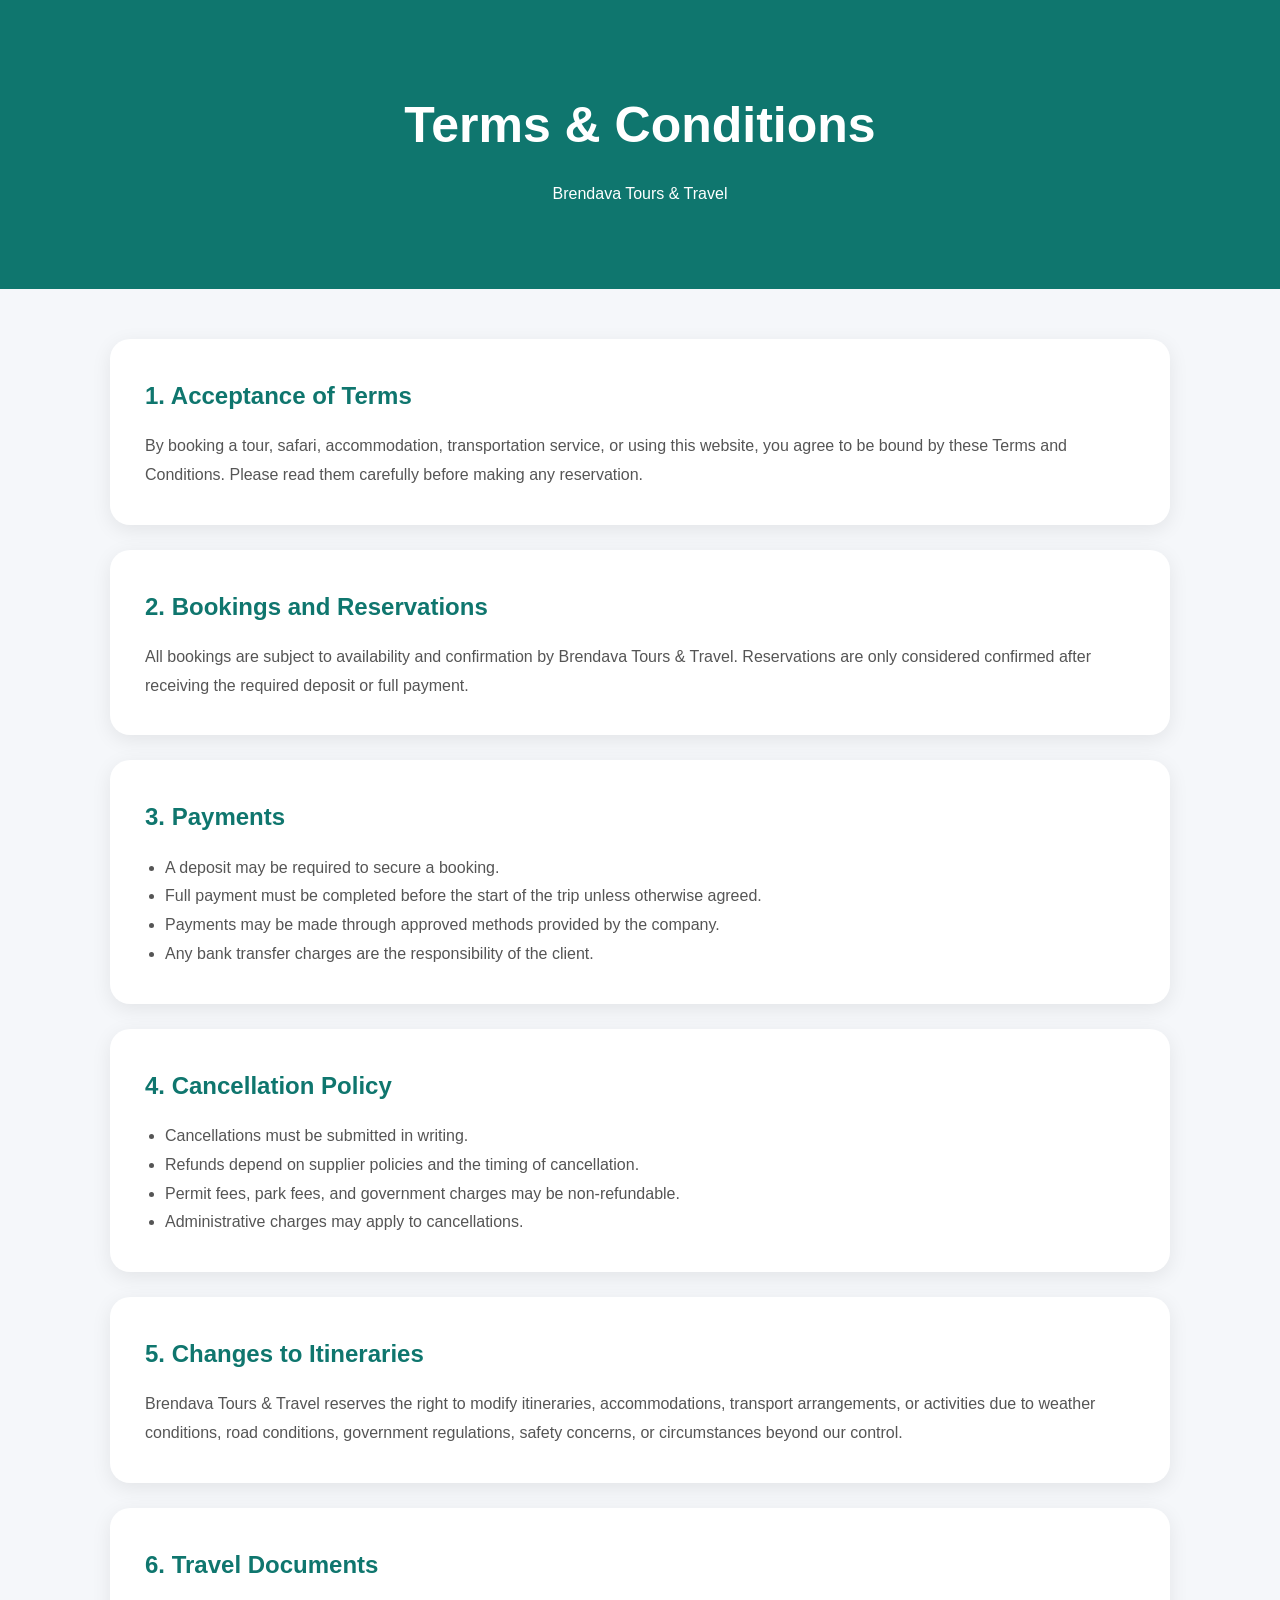
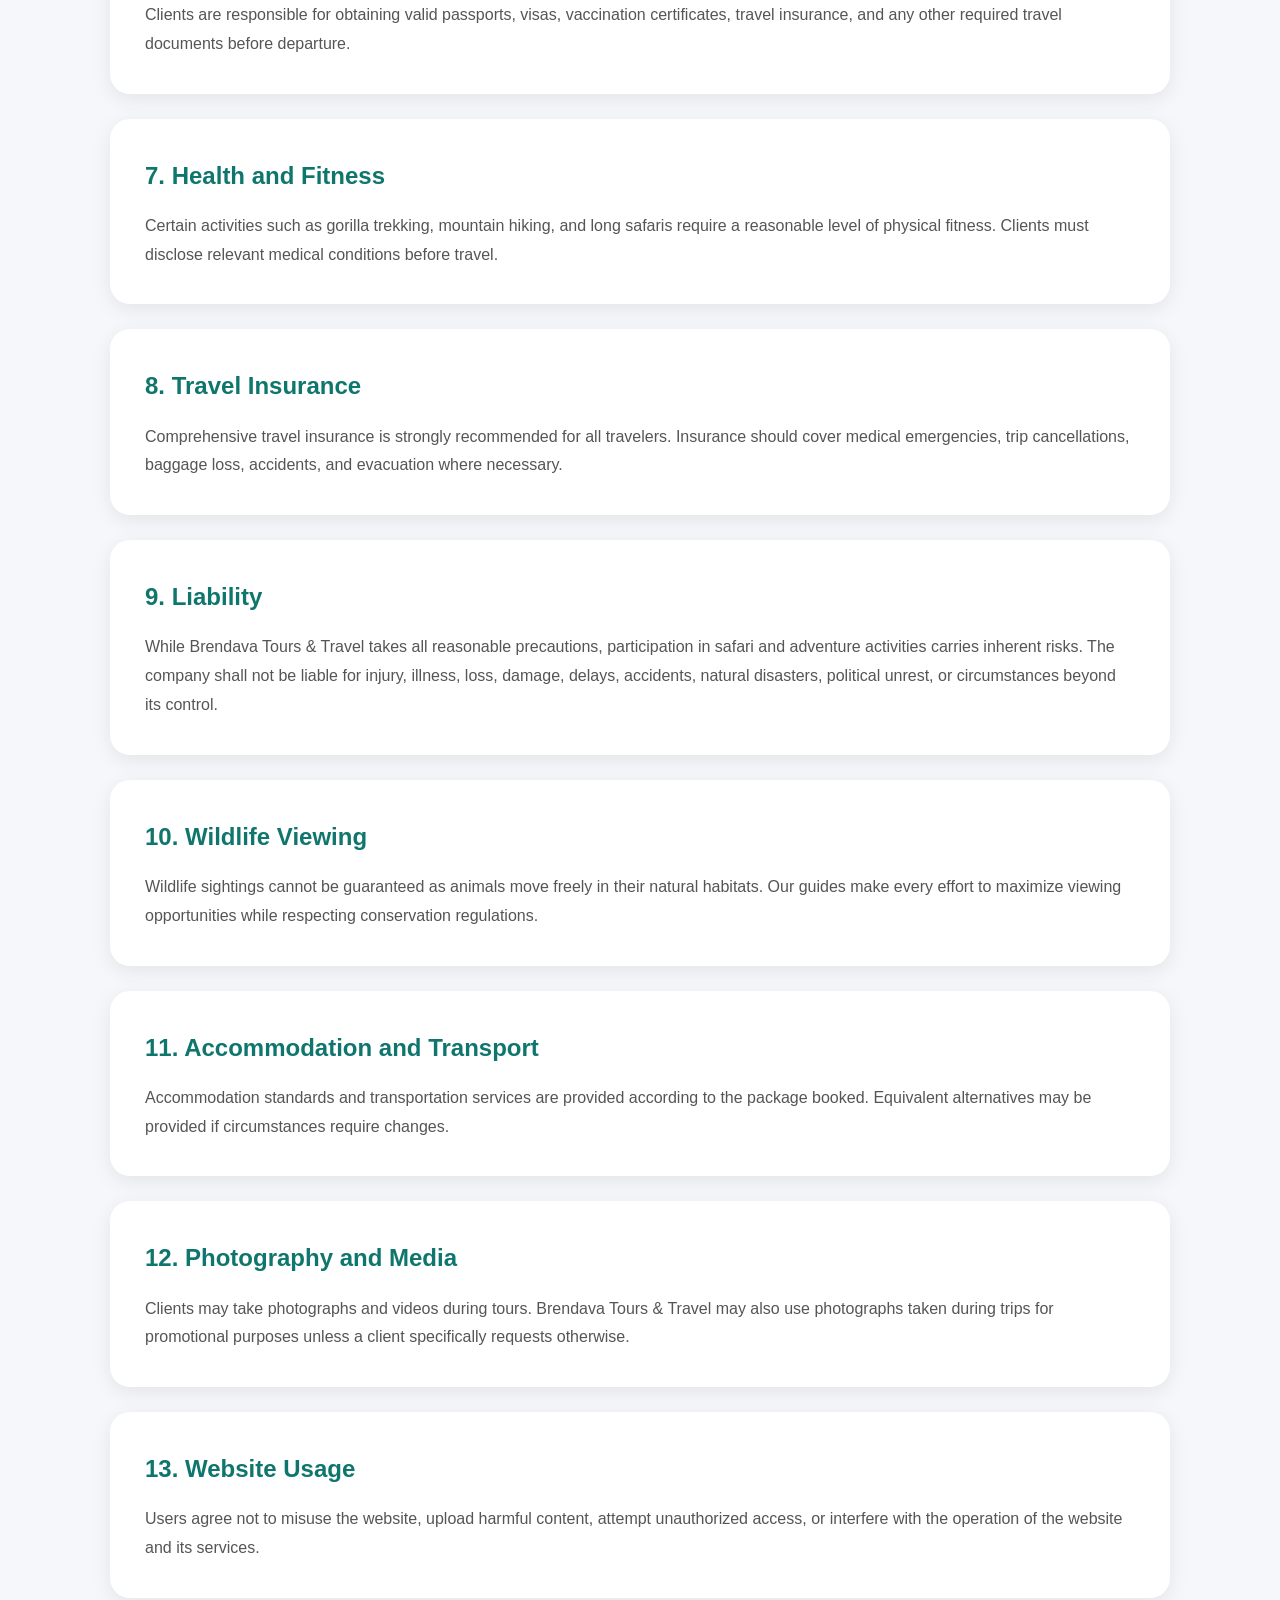
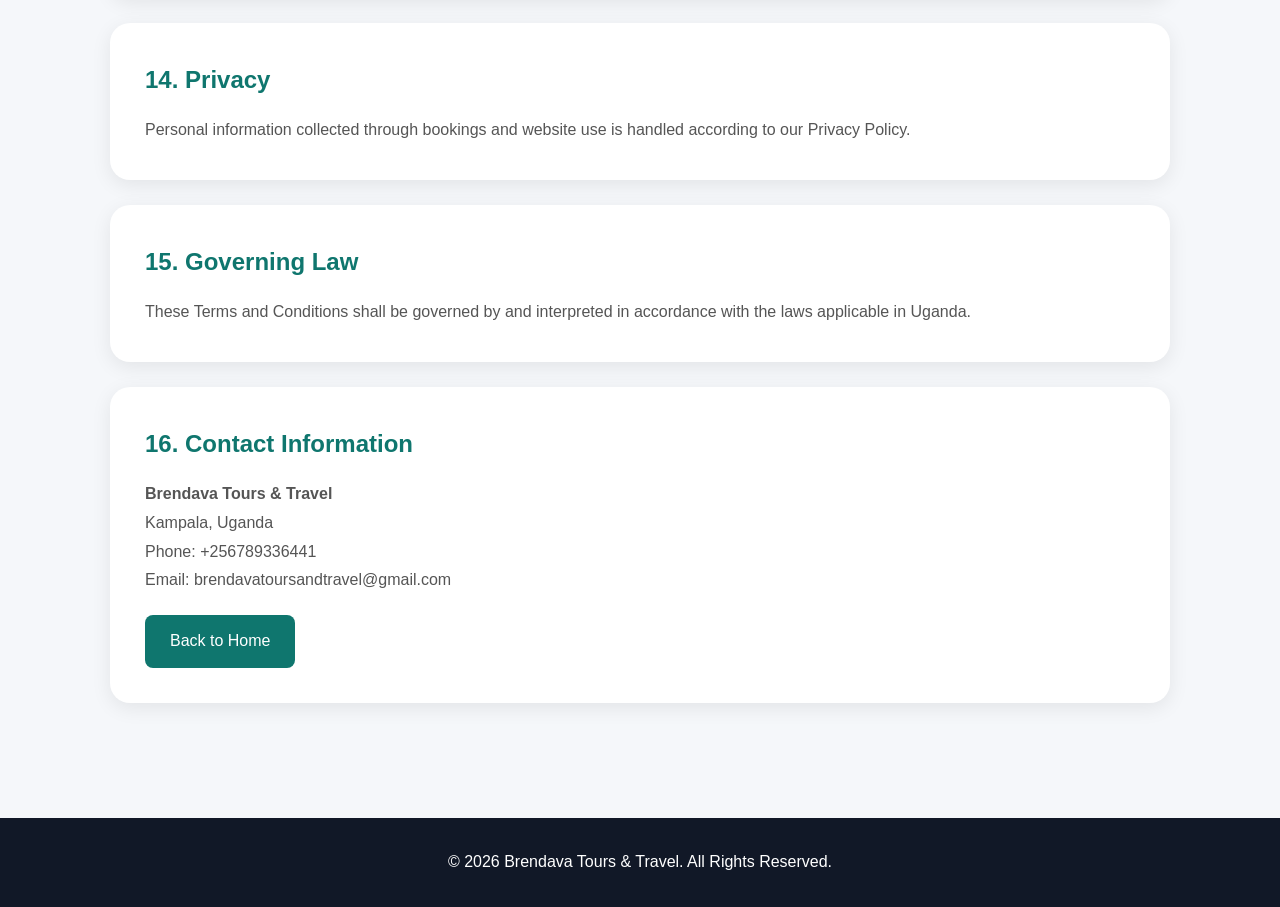
<file: terms.html>
<!DOCTYPE html>
<html lang="en">
<head>
<meta charset="UTF-8">
<meta name="viewport" content="width=device-width, initial-scale=1.0">
<title>Terms & Conditions | Brendava Tours & Travel</title>

<style>
*{
    margin:0;
    padding:0;
    box-sizing:border-box;
}

body{
    font-family:Arial, sans-serif;
    background:#f5f7fa;
    color:#333;
    line-height:1.8;
}

header{
    background:#0f766e;
    color:white;
    text-align:center;
    padding:80px 20px;
}

header h1{
    font-size:50px;
    margin-bottom:10px;
}

.container{
    max-width:1100px;
    margin:auto;
    padding:50px 20px;
}

.terms-card{
    background:white;
    padding:35px;
    border-radius:20px;
    margin-bottom:25px;
    box-shadow:0 5px 20px rgba(0,0,0,.08);
}

.terms-card h2{
    color:#0f766e;
    margin-bottom:15px;
}

.terms-card p,
.terms-card ul{
    color:#555;
}

.terms-card ul{
    padding-left:20px;
}

.back-btn{
    display:inline-block;
    margin-top:20px;
    background:#0f766e;
    color:white;
    text-decoration:none;
    padding:12px 25px;
    border-radius:8px;
}

.back-btn:hover{
    background:#115e59;
}

footer{
    background:#111827;
    color:white;
    text-align:center;
    padding:30px;
    margin-top:40px;
}

@media(max-width:768px){

header h1{
    font-size:35px;
}

.container{
    padding:30px 15px;
}

}
</style>
</head>

<body>

<header>
    <h1>Terms & Conditions</h1>
    <p>Brendava Tours & Travel</p>
</header>

<div class="container">

    <div class="terms-card">
        <h2>1. Acceptance of Terms</h2>
        <p>
            By booking a tour, safari, accommodation, transportation service, or using this website, you agree to be bound by these Terms and Conditions. Please read them carefully before making any reservation.
        </p>
    </div>

    <div class="terms-card">
        <h2>2. Bookings and Reservations</h2>
        <p>
            All bookings are subject to availability and confirmation by Brendava Tours & Travel. Reservations are only considered confirmed after receiving the required deposit or full payment.
        </p>
    </div>

    <div class="terms-card">
        <h2>3. Payments</h2>
        <ul>
            <li>A deposit may be required to secure a booking.</li>
            <li>Full payment must be completed before the start of the trip unless otherwise agreed.</li>
            <li>Payments may be made through approved methods provided by the company.</li>
            <li>Any bank transfer charges are the responsibility of the client.</li>
        </ul>
    </div>

    <div class="terms-card">
        <h2>4. Cancellation Policy</h2>
        <ul>
            <li>Cancellations must be submitted in writing.</li>
            <li>Refunds depend on supplier policies and the timing of cancellation.</li>
            <li>Permit fees, park fees, and government charges may be non-refundable.</li>
            <li>Administrative charges may apply to cancellations.</li>
        </ul>
    </div>

    <div class="terms-card">
        <h2>5. Changes to Itineraries</h2>
        <p>
            Brendava Tours & Travel reserves the right to modify itineraries, accommodations, transport arrangements, or activities due to weather conditions, road conditions, government regulations, safety concerns, or circumstances beyond our control.
        </p>
    </div>

    <div class="terms-card">
        <h2>6. Travel Documents</h2>
        <p>
            Clients are responsible for obtaining valid passports, visas, vaccination certificates, travel insurance, and any other required travel documents before departure.
        </p>
    </div>

    <div class="terms-card">
        <h2>7. Health and Fitness</h2>
        <p>
            Certain activities such as gorilla trekking, mountain hiking, and long safaris require a reasonable level of physical fitness. Clients must disclose relevant medical conditions before travel.
        </p>
    </div>

    <div class="terms-card">
        <h2>8. Travel Insurance</h2>
        <p>
            Comprehensive travel insurance is strongly recommended for all travelers. Insurance should cover medical emergencies, trip cancellations, baggage loss, accidents, and evacuation where necessary.
        </p>
    </div>

    <div class="terms-card">
        <h2>9. Liability</h2>
        <p>
            While Brendava Tours & Travel takes all reasonable precautions, participation in safari and adventure activities carries inherent risks. The company shall not be liable for injury, illness, loss, damage, delays, accidents, natural disasters, political unrest, or circumstances beyond its control.
        </p>
    </div>

    <div class="terms-card">
        <h2>10. Wildlife Viewing</h2>
        <p>
            Wildlife sightings cannot be guaranteed as animals move freely in their natural habitats. Our guides make every effort to maximize viewing opportunities while respecting conservation regulations.
        </p>
    </div>

    <div class="terms-card">
        <h2>11. Accommodation and Transport</h2>
        <p>
            Accommodation standards and transportation services are provided according to the package booked. Equivalent alternatives may be provided if circumstances require changes.
        </p>
    </div>

    <div class="terms-card">
        <h2>12. Photography and Media</h2>
        <p>
            Clients may take photographs and videos during tours. Brendava Tours & Travel may also use photographs taken during trips for promotional purposes unless a client specifically requests otherwise.
        </p>
    </div>

    <div class="terms-card">
        <h2>13. Website Usage</h2>
        <p>
            Users agree not to misuse the website, upload harmful content, attempt unauthorized access, or interfere with the operation of the website and its services.
        </p>
    </div>

    <div class="terms-card">
        <h2>14. Privacy</h2>
        <p>
            Personal information collected through bookings and website use is handled according to our Privacy Policy.
        </p>
    </div>

    <div class="terms-card">
        <h2>15. Governing Law</h2>
        <p>
            These Terms and Conditions shall be governed by and interpreted in accordance with the laws applicable in Uganda.
        </p>
    </div>

    <div class="terms-card">
        <h2>16. Contact Information</h2>

        <p>
            <strong>Brendava Tours & Travel</strong><br>
            Kampala, Uganda<br>
            Phone: +256789336441<br>
            Email: brendavatoursandtravel@gmail.com
        </p>

        <a href="index.html" class="back-btn">Back to Home</a>
    </div>

</div>

<footer>
    <p>© 2026 Brendava Tours & Travel. All Rights Reserved.</p>
</footer>

</body>
</html>
</file>
